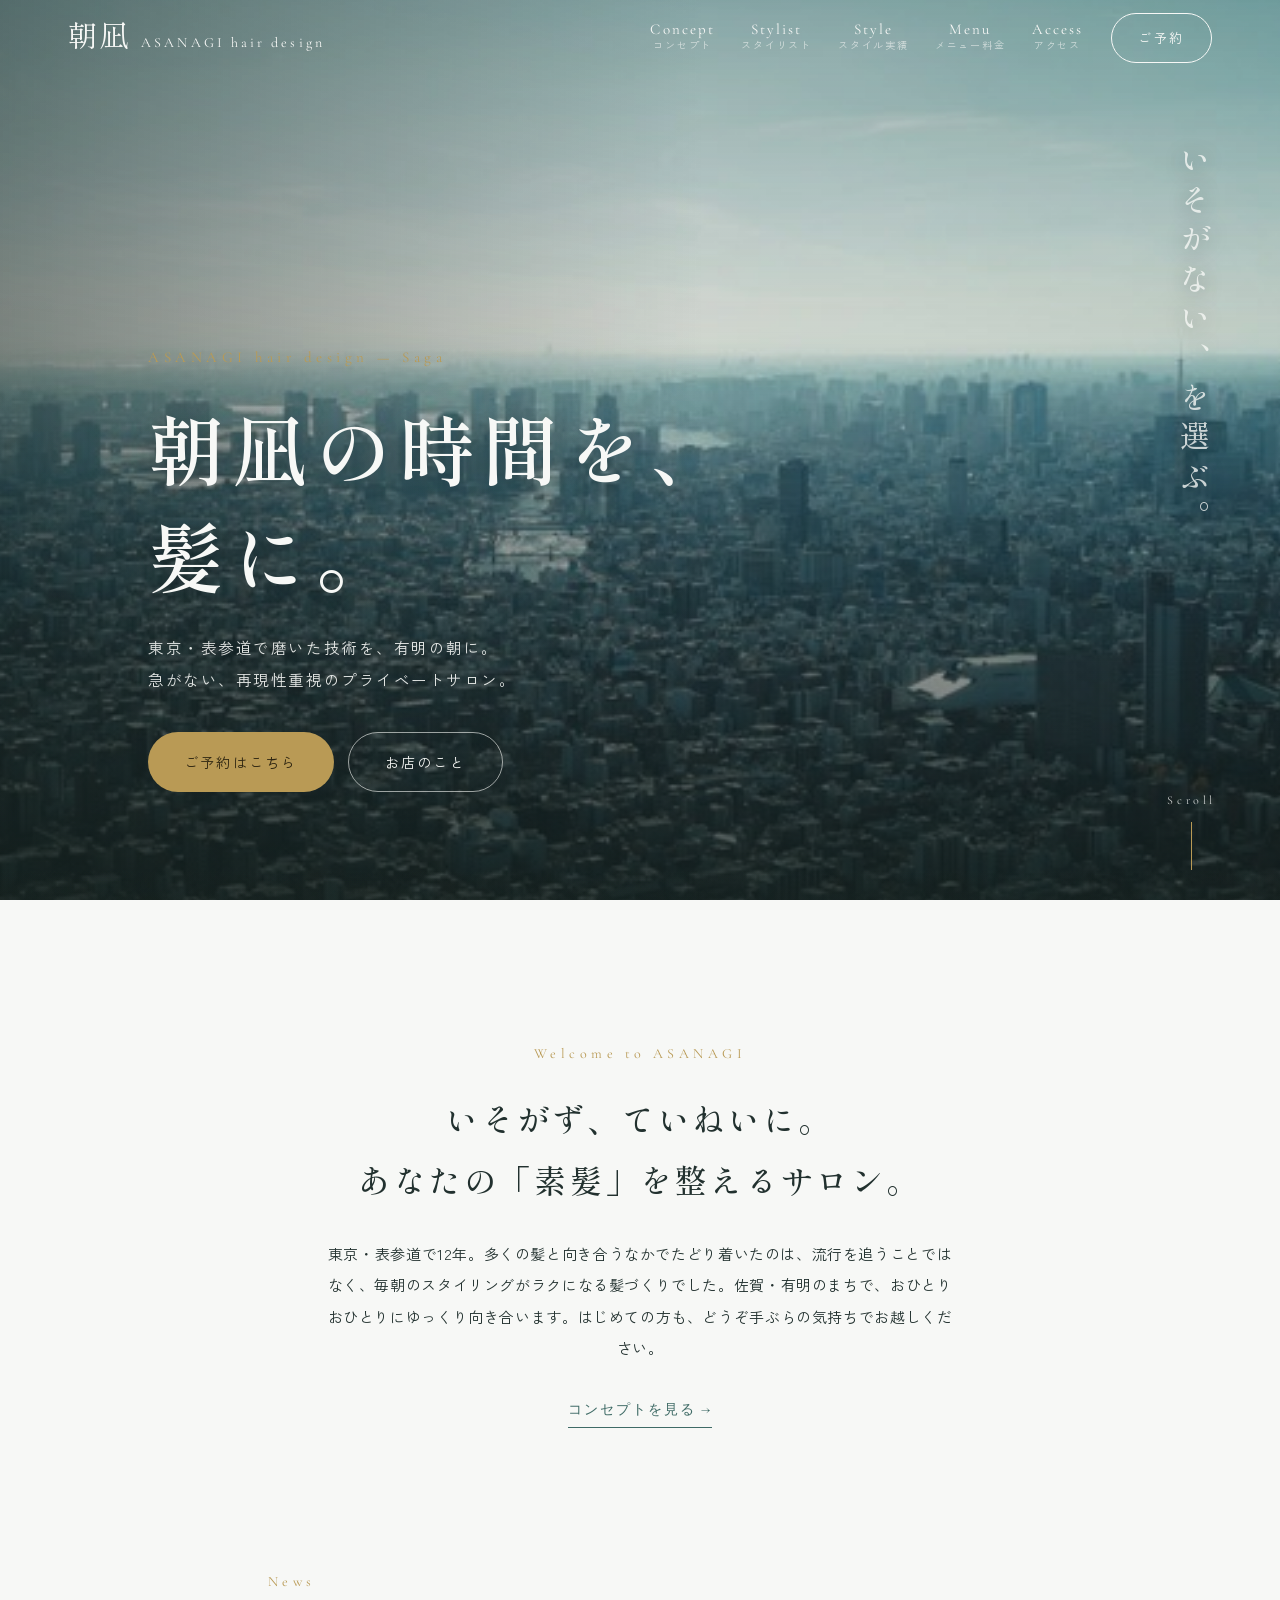
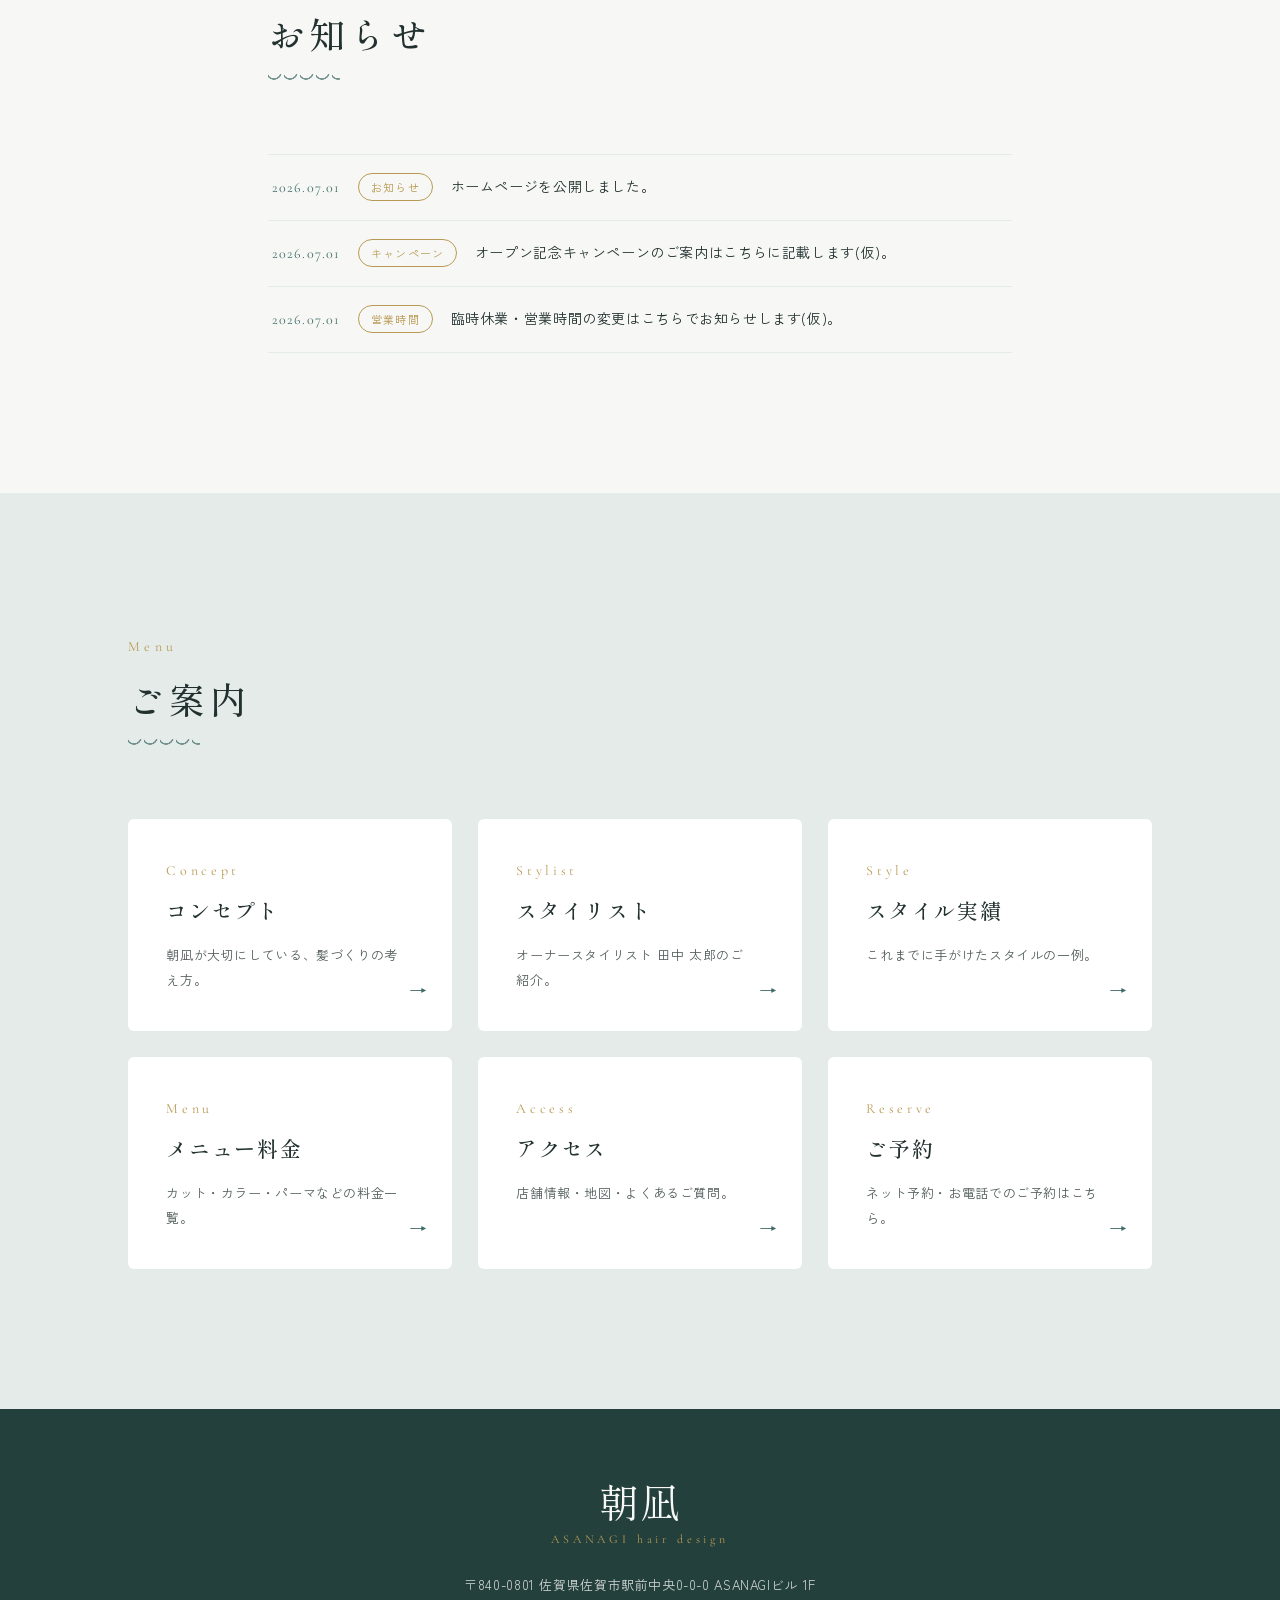
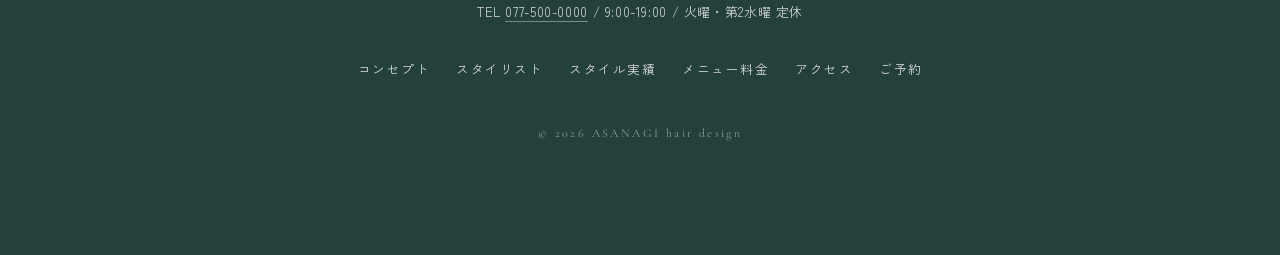
<file: index.html>
<!DOCTYPE html>
<html lang="ja">
<head>
<meta charset="UTF-8">
<meta name="viewport" content="width=device-width, initial-scale=1.0">
<title>ASANAGI hair design | 佐賀の美容室 朝凪</title>
<meta name="description" content="東京・表参道で12年腕を磨いたスタイリストによる、佐賀の美容室 ASANAGI hair design(朝凪)。カット・カラー・パーマ・トリートメント。ご予約はホットペッパービューティーまたはお電話で。">
<meta property="og:title" content="ASANAGI hair design | 佐賀の美容室 朝凪">
<meta property="og:description" content="東京・表参道で12年腕を磨いたスタイリストによる、佐賀の美容室 ASANAGI hair design(朝凪)。カット・カラー・パーマ・トリートメント。ご予約はホットペッパービューティーまたはお電話で。">
<meta property="og:type" content="website">
<!-- 公開後、content を実際のURL(例 https://ユーザー名.github.io/リポジトリ名/ogp.png)に変えるとSNS共有時に確実に画像が出ます -->
<meta property="og:image" content="ogp.png">
<meta name="twitter:card" content="summary_large_image">
<meta name="twitter:image" content="ogp.png">
<link rel="icon" type="image/png" sizes="64x64" href="favicon.png">
<link rel="apple-touch-icon" sizes="180x180" href="apple-touch-icon.png">
<link rel="preconnect" href="https://fonts.googleapis.com">
<link rel="preconnect" href="https://fonts.gstatic.com" crossorigin>
<link href="https://fonts.googleapis.com/css2?family=Shippori+Mincho:wght@400;500;600&family=Zen+Kaku+Gothic+New:wght@300;400;500;700&family=Cormorant+Garamond:ital,wght@0,400;0,500;1,400&display=swap" rel="stylesheet">
<link rel="stylesheet" href="style.css">
</head>
<body>

<!-- ローディング演出 -->
<div class="loader" id="loader" aria-hidden="true">
  <p class="loader__logo">朝凪<span>ASANAGI hair design</span></p>
</div>

<!-- ヘッダー -->
<header class="header" id="header">
  <div class="header__inner">
    <a href="index.html" class="header__logo">
      <span class="header__logo-kanji">朝凪</span>
      <span class="header__logo-text">ASANAGI hair design</span>
    </a>
    <nav class="gnav" id="gnav" aria-label="メインナビゲーション">
      <ul class="gnav__list">
        <li><a href="concept.html"><span class="en">Concept</span><span class="ja">コンセプト</span></a></li>
        <li><a href="stylist.html"><span class="en">Stylist</span><span class="ja">スタイリスト</span></a></li>
        <li><a href="works.html"><span class="en">Style</span><span class="ja">スタイル実績</span></a></li>
        <li><a href="menu.html"><span class="en">Menu</span><span class="ja">メニュー料金</span></a></li>
        <li><a href="access.html"><span class="en">Access</span><span class="ja">アクセス</span></a></li>
        <li class="gnav__reserve-sp"><a href="reserve.html"><span class="en">Reserve</span><span class="ja">ご予約</span></a></li>
      </ul>
      <div class="gnav__tel">
        <p class="gnav__tel-number"><a href="tel:0775000000">077-500-0000</a></p>
        <p class="gnav__tel-note">受付 9:00 - 18:00 / 火曜定休</p>
      </div>
    </nav>
    <a href="reserve.html" class="header__reserve">ご予約</a>
    <button class="header__menu-btn" id="menuBtn" aria-expanded="false" aria-controls="gnav" aria-label="メニューを開く">
      <span></span><span></span>
    </button>
  </div>
</header>

<main id="top">

  <!-- ヒーロー -->
  <section class="hero">
    <div class="hero__bg" aria-hidden="true">
      <div class="hero__img"></div>
      <div class="hero__overlay"></div>
      <div class="hero__wave hero__wave--1"></div>
      <div class="hero__wave hero__wave--2"></div>
    </div>
    <p class="hero__vertical" aria-hidden="true">
      <span>い</span><span>そ</span><span>が</span><span>な</span><span>い</span><span>、</span><span>を</span><span>選</span><span>ぶ</span><span>。</span>
    </p>
    <div class="hero__inner">
      <p class="hero__eyebrow">ASANAGI hair design — Saga</p>
      <h1 class="hero__title">
        <span class="hero__title-main">朝凪の時間を、<br>髪に。</span>
      </h1>
      <p class="hero__lead">東京・表参道で磨いた技術を、有明の朝に。<br>急がない、再現性重視のプライベートサロン。</p>
      <div class="hero__cta">
        <a href="reserve.html" class="hero__btn hero__btn--primary">ご予約はこちら</a>
        <a href="concept.html" class="hero__btn hero__btn--ghost">お店のこと</a>
      </div>
    </div>
    <a href="#intro" class="hero__scroll" aria-label="紹介へスクロール">
      <span>Scroll</span><i></i>
    </a>
  </section>

  <!-- お店の一言紹介 -->
  <section class="section intro" id="intro">
    <div class="section__inner section__inner--narrow intro__inner">
      <p class="intro__en reveal">Welcome to ASANAGI</p>
      <p class="intro__lead reveal">いそがず、ていねいに。<br>あなたの「素髪」を整えるサロン。</p>
      <p class="intro__text reveal">東京・表参道で12年。多くの髪と向き合うなかでたどり着いたのは、流行を追うことではなく、毎朝のスタイリングがラクになる髪づくりでした。佐賀・有明のまちで、おひとりおひとりにゆっくり向き合います。はじめての方も、どうぞ手ぶらの気持ちでお越しください。</p>
      <a href="concept.html" class="intro__more reveal">コンセプトを見る →</a>
    </div>
  </section>

  <!-- お知らせ -->
  <section class="section news">
    <div class="section__inner section__inner--narrow">
      <header class="section__head reveal">
        <p class="section__en">News</p>
        <h2 class="section__title">お知らせ</h2>
      </header>
      <ul class="news__list">
        <li class="news__item reveal">
          <time class="news__date" datetime="2026-07-01">2026.07.01</time>
          <span class="news__tag">お知らせ</span>
          <p class="news__text">ホームページを公開しました。</p>
        </li>
        <li class="news__item reveal">
          <time class="news__date" datetime="2026-07-01">2026.07.01</time>
          <span class="news__tag">キャンペーン</span>
          <p class="news__text">オープン記念キャンペーンのご案内はこちらに記載します(仮)。</p>
        </li>
        <li class="news__item reveal">
          <time class="news__date" datetime="2026-07-01">2026.07.01</time>
          <span class="news__tag">営業時間</span>
          <p class="news__text">臨時休業・営業時間の変更はこちらでお知らせします(仮)。</p>
        </li>
      </ul>
    </div>
  </section>

  <!-- 各ページへの案内カード -->
  <section class="section guide">
    <div class="section__inner">
      <header class="section__head reveal">
        <p class="section__en">Menu</p>
        <h2 class="section__title">ご案内</h2>
      </header>
      <div class="guide__grid">
        <a href="concept.html" class="guide__card guide__card--concept reveal">
          <p class="guide__en">Concept</p>
          <h3 class="guide__ja">コンセプト</h3>
          <p class="guide__text">朝凪が大切にしている、髪づくりの考え方。</p>
          <span class="guide__arrow" aria-hidden="true">→</span>
        </a>
        <a href="stylist.html" class="guide__card guide__card--stylist reveal">
          <p class="guide__en">Stylist</p>
          <h3 class="guide__ja">スタイリスト</h3>
          <p class="guide__text">オーナースタイリスト 田中 太郎のご紹介。</p>
          <span class="guide__arrow" aria-hidden="true">→</span>
        </a>
        <a href="works.html" class="guide__card guide__card--works reveal">
          <p class="guide__en">Style</p>
          <h3 class="guide__ja">スタイル実績</h3>
          <p class="guide__text">これまでに手がけたスタイルの一例。</p>
          <span class="guide__arrow" aria-hidden="true">→</span>
        </a>
        <a href="menu.html" class="guide__card guide__card--menu reveal">
          <p class="guide__en">Menu</p>
          <h3 class="guide__ja">メニュー料金</h3>
          <p class="guide__text">カット・カラー・パーマなどの料金一覧。</p>
          <span class="guide__arrow" aria-hidden="true">→</span>
        </a>
        <a href="access.html" class="guide__card guide__card--access reveal">
          <p class="guide__en">Access</p>
          <h3 class="guide__ja">アクセス</h3>
          <p class="guide__text">店舗情報・地図・よくあるご質問。</p>
          <span class="guide__arrow" aria-hidden="true">→</span>
        </a>
        <a href="reserve.html" class="guide__card guide__card--reserve reveal">
          <p class="guide__en">Reserve</p>
          <h3 class="guide__ja">ご予約</h3>
          <p class="guide__text">ネット予約・お電話でのご予約はこちら。</p>
          <span class="guide__arrow" aria-hidden="true">→</span>
        </a>
      </div>
    </div>
  </section>

</main>

<!-- フッター -->
<footer class="footer">
  <div class="footer__inner">
    <p class="footer__logo">朝凪<span>ASANAGI hair design</span></p>
    <p class="footer__address">〒840-0801 佐賀県佐賀市駅前中央0-0-0 ASANAGIビル 1F<br>TEL <a href="tel:0775000000">077-500-0000</a> / 9:00-19:00 / 火曜・第2水曜 定休</p>
    <ul class="footer__nav">
      <li><a href="concept.html">コンセプト</a></li>
      <li><a href="stylist.html">スタイリスト</a></li>
      <li><a href="works.html">スタイル実績</a></li>
      <li><a href="menu.html">メニュー料金</a></li>
      <li><a href="access.html">アクセス</a></li>
      <li><a href="reserve.html">ご予約</a></li>
    </ul>
    <p class="footer__copy">&copy; 2026 ASANAGI hair design</p>
  </div>
</footer>

<!-- 追従予約バー(モバイル) -->
<div class="fixed-cta" id="fixedCta">
  <a href="tel:0775000000" class="fixed-cta__tel">電話する</a>
  <a href="https://beauty.hotpepper.jp/" target="_blank" rel="noopener" class="fixed-cta__hpb">WEB予約(ホットペッパー)</a>
</div>

<script src="script.js"></script>
</body>
</html>
</file>
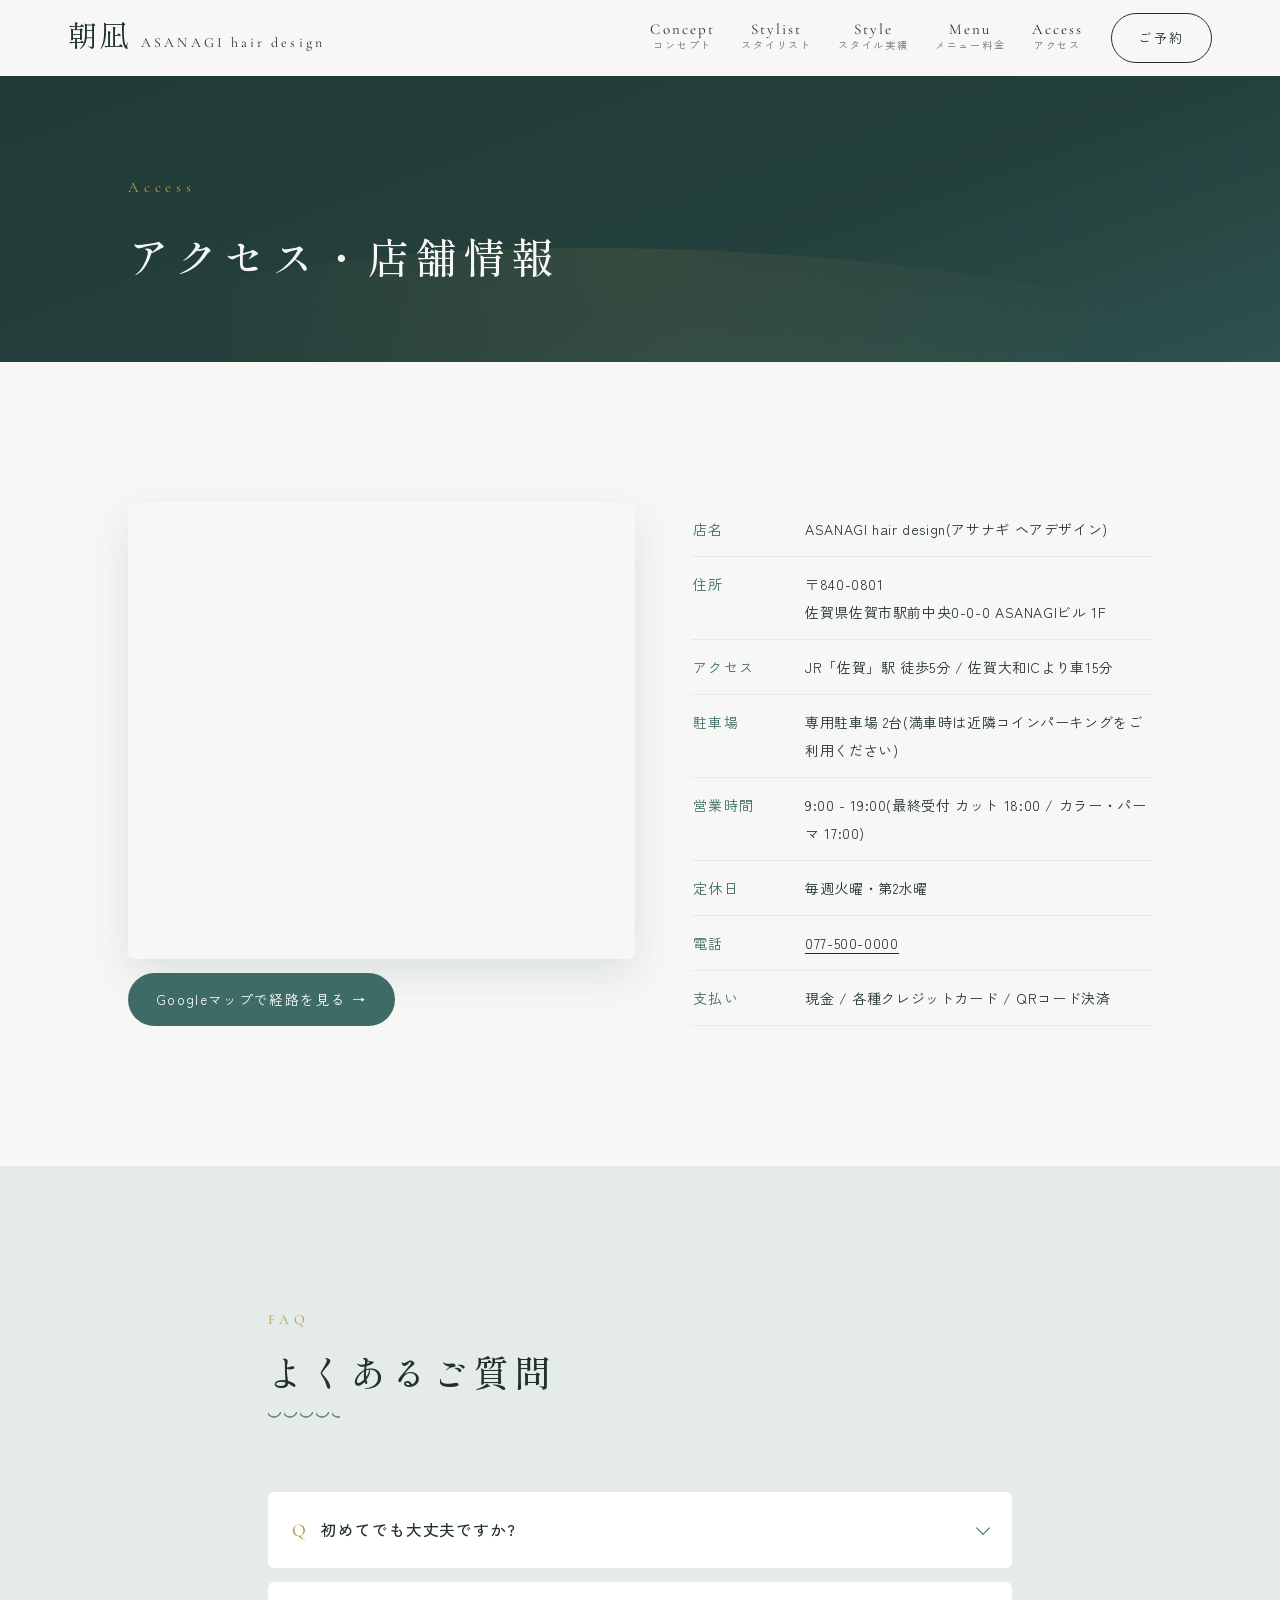
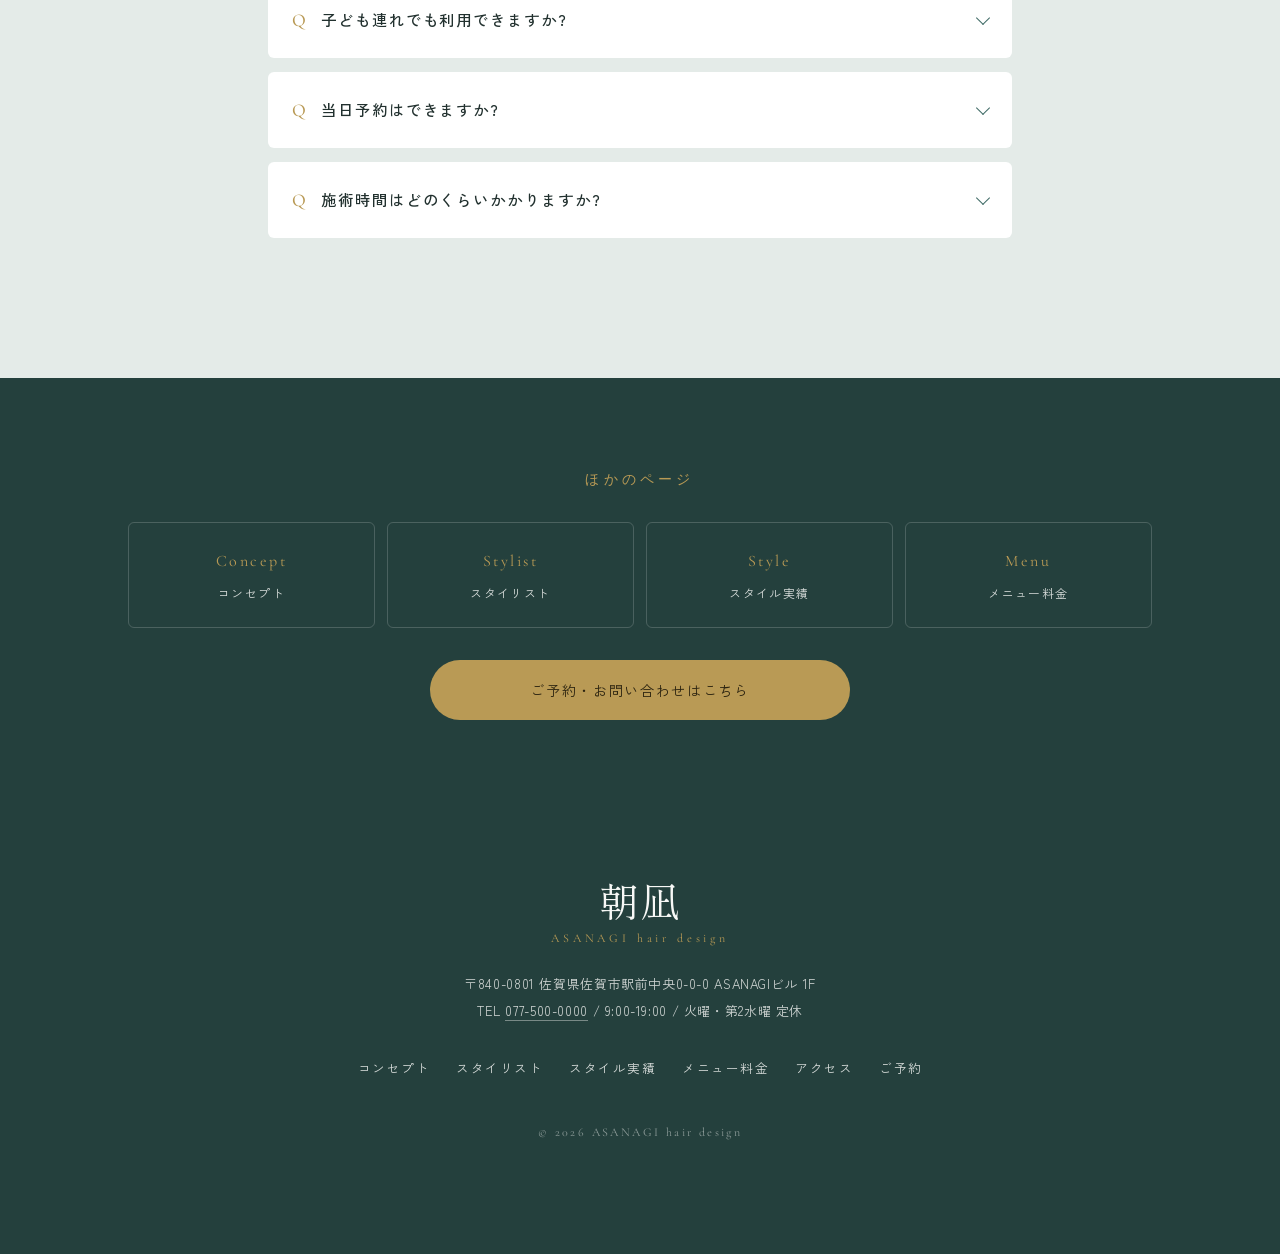
<file: access.html>
<!DOCTYPE html>
<html lang="ja">
<head>
<meta charset="UTF-8">
<meta name="viewport" content="width=device-width, initial-scale=1.0">
<title>アクセス | ASANAGI hair design</title>
<meta name="description" content="佐賀市の美容室 ASANAGI hair design の店舗情報・地図・よくあるご質問。">
<meta property="og:title" content="アクセス | ASANAGI hair design">
<meta property="og:description" content="佐賀市の美容室 ASANAGI hair design の店舗情報・地図・よくあるご質問。">
<meta property="og:type" content="website">
<!-- 公開後、content を実際のURL(例 https://ユーザー名.github.io/リポジトリ名/ogp.png)に変えるとSNS共有時に確実に画像が出ます -->
<meta property="og:image" content="ogp.png">
<meta name="twitter:card" content="summary_large_image">
<meta name="twitter:image" content="ogp.png">
<link rel="icon" type="image/png" sizes="64x64" href="favicon.png">
<link rel="apple-touch-icon" sizes="180x180" href="apple-touch-icon.png">
<link rel="preconnect" href="https://fonts.googleapis.com">
<link rel="preconnect" href="https://fonts.gstatic.com" crossorigin>
<link href="https://fonts.googleapis.com/css2?family=Shippori+Mincho:wght@400;500;600&family=Zen+Kaku+Gothic+New:wght@300;400;500;700&family=Cormorant+Garamond:ital,wght@0,400;0,500;1,400&display=swap" rel="stylesheet">
<link rel="stylesheet" href="style.css">
</head>
<body class="subpage">

<!-- ローディング演出 -->
<div class="loader" id="loader" aria-hidden="true">
  <p class="loader__logo">朝凪<span>ASANAGI hair design</span></p>
</div>

<!-- ヘッダー -->
<header class="header" id="header">
  <div class="header__inner">
    <a href="index.html" class="header__logo">
      <span class="header__logo-kanji">朝凪</span>
      <span class="header__logo-text">ASANAGI hair design</span>
    </a>
    <nav class="gnav" id="gnav" aria-label="メインナビゲーション">
      <ul class="gnav__list">
        <li><a href="concept.html"><span class="en">Concept</span><span class="ja">コンセプト</span></a></li>
        <li><a href="stylist.html"><span class="en">Stylist</span><span class="ja">スタイリスト</span></a></li>
        <li><a href="works.html"><span class="en">Style</span><span class="ja">スタイル実績</span></a></li>
        <li><a href="menu.html"><span class="en">Menu</span><span class="ja">メニュー料金</span></a></li>
        <li><a href="access.html" aria-current="page"><span class="en">Access</span><span class="ja">アクセス</span></a></li>
        <li class="gnav__reserve-sp"><a href="reserve.html"><span class="en">Reserve</span><span class="ja">ご予約</span></a></li>
      </ul>
      <div class="gnav__tel">
        <p class="gnav__tel-number"><a href="tel:0775000000">077-500-0000</a></p>
        <p class="gnav__tel-note">受付 9:00 - 18:00 / 火曜定休</p>
      </div>
    </nav>
    <a href="reserve.html" class="header__reserve">ご予約</a>
    <button class="header__menu-btn" id="menuBtn" aria-expanded="false" aria-controls="gnav" aria-label="メニューを開く">
      <span></span><span></span>
    </button>
  </div>
</header>

<main class="subpage-main">

<section class="page-hero">
  <div class="page-hero__inner">
    <p class="page-hero__en">Access</p>
    <h1 class="page-hero__title">アクセス・店舗情報</h1>
  </div>
</section>


  <section class="section access">
    <div class="section__inner">
      <div class="access__grid">
        <div class="access__mapwrap reveal">
          <div class="access__map">
            <iframe
              src="https://www.google.com/maps?q=%E4%BD%90%E8%B3%80%E7%9C%8C%E4%BD%90%E8%B3%80%E5%B8%82%E9%A7%85%E5%89%8D%E4%B8%AD%E5%A4%AE&output=embed&z=16"
              width="100%" height="100%" style="border:0;" allowfullscreen="" loading="lazy"
              referrerpolicy="no-referrer-when-downgrade" title="ASANAGI hair design の地図"></iframe>
          </div>
          <a class="access__route" href="https://www.google.com/maps/dir/?api=1&destination=%E4%BD%90%E8%B3%80%E7%9C%8C%E4%BD%90%E8%B3%80%E5%B8%82%E9%A7%85%E5%89%8D%E4%B8%AD%E5%A4%AE" target="_blank" rel="noopener">
            Googleマップで経路を見る →
          </a>
        </div>
        <dl class="access__info reveal">
          <div><dt>店名</dt><dd>ASANAGI hair design(アサナギ ヘアデザイン)</dd></div>
          <div><dt>住所</dt><dd>〒840-0801<br>佐賀県佐賀市駅前中央0-0-0 ASANAGIビル 1F</dd></div>
          <div><dt>アクセス</dt><dd>JR「佐賀」駅 徒歩5分 / 佐賀大和ICより車15分</dd></div>
          <div><dt>駐車場</dt><dd>専用駐車場 2台(満車時は近隣コインパーキングをご利用ください)</dd></div>
          <div><dt>営業時間</dt><dd>9:00 - 19:00(最終受付 カット 18:00 / カラー・パーマ 17:00)</dd></div>
          <div><dt>定休日</dt><dd>毎週火曜・第2水曜</dd></div>
          <div><dt>電話</dt><dd><a href="tel:0775000000">077-500-0000</a></dd></div>
          <div><dt>支払い</dt><dd>現金 / 各種クレジットカード / QRコード決済</dd></div>
        </dl>
      </div>
    </div>
  </section>

  <section class="section faq">
    <div class="section__inner section__inner--narrow">
      <header class="section__head reveal">
        <p class="section__en">FAQ</p>
        <h2 class="section__title">よくあるご質問</h2>
      </header>
      <div class="faq__list">
        <details class="faq__item reveal">
          <summary>初めてでも大丈夫ですか?</summary>
          <p>もちろんです。初回はカウンセリングのお時間をしっかり取り、なりたいイメージやお悩みを伺ってからご提案します。写真をお持ちいただくとよりスムーズです。</p>
        </details>
        <details class="faq__item reveal">
          <summary>子ども連れでも利用できますか?</summary>
          <p>はい、お子さま連れも歓迎です。ベビーカーのままお入りいただけます。ご予約時にその旨をお伝えください。</p>
        </details>
        <details class="faq__item reveal">
          <summary>当日予約はできますか?</summary>
          <p>空きがあれば当日でもご案内可能です。当日のご予約はお電話(077-500-0000)がスムーズです。</p>
        </details>
        <details class="faq__item reveal">
          <summary>施術時間はどのくらいかかりますか?</summary>
          <p>目安として、カット 約60分、カット+カラー 約120分、カット+パーマ 約150分です。マンツーマン施術のため、お時間に余裕をもってお越しください。</p>
        </details>
      </div>
    </div>
  </section>

<nav class="pagenav" aria-label="他のページ">
  <div class="pagenav__inner">
    <p class="pagenav__head">ほかのページ</p>
    <div class="pagenav__grid">
    <a href="concept.html" class="pagenav__item"><span class="en">Concept</span><span class="ja">コンセプト</span></a>
    <a href="stylist.html" class="pagenav__item"><span class="en">Stylist</span><span class="ja">スタイリスト</span></a>
    <a href="works.html" class="pagenav__item"><span class="en">Style</span><span class="ja">スタイル実績</span></a>
    <a href="menu.html" class="pagenav__item"><span class="en">Menu</span><span class="ja">メニュー料金</span></a>
    </div>
    <a href="reserve.html" class="pagenav__reserve">ご予約・お問い合わせはこちら</a>
  </div>
</nav>

</main>

<!-- フッター -->
<footer class="footer">
  <div class="footer__inner">
    <p class="footer__logo">朝凪<span>ASANAGI hair design</span></p>
    <p class="footer__address">〒840-0801 佐賀県佐賀市駅前中央0-0-0 ASANAGIビル 1F<br>TEL <a href="tel:0775000000">077-500-0000</a> / 9:00-19:00 / 火曜・第2水曜 定休</p>
    <ul class="footer__nav">
      <li><a href="concept.html">コンセプト</a></li>
      <li><a href="stylist.html">スタイリスト</a></li>
      <li><a href="works.html">スタイル実績</a></li>
      <li><a href="menu.html">メニュー料金</a></li>
      <li><a href="access.html">アクセス</a></li>
      <li><a href="reserve.html">ご予約</a></li>
    </ul>
    <p class="footer__copy">&copy; 2026 ASANAGI hair design</p>
  </div>
</footer>

<!-- 追従予約バー(モバイル) -->
<div class="fixed-cta" id="fixedCta">
  <a href="tel:0775000000" class="fixed-cta__tel">電話する</a>
  <a href="https://beauty.hotpepper.jp/" target="_blank" rel="noopener" class="fixed-cta__hpb">WEB予約(ホットペッパー)</a>
</div>

<script src="script.js"></script>
</body>
</html>
</file>
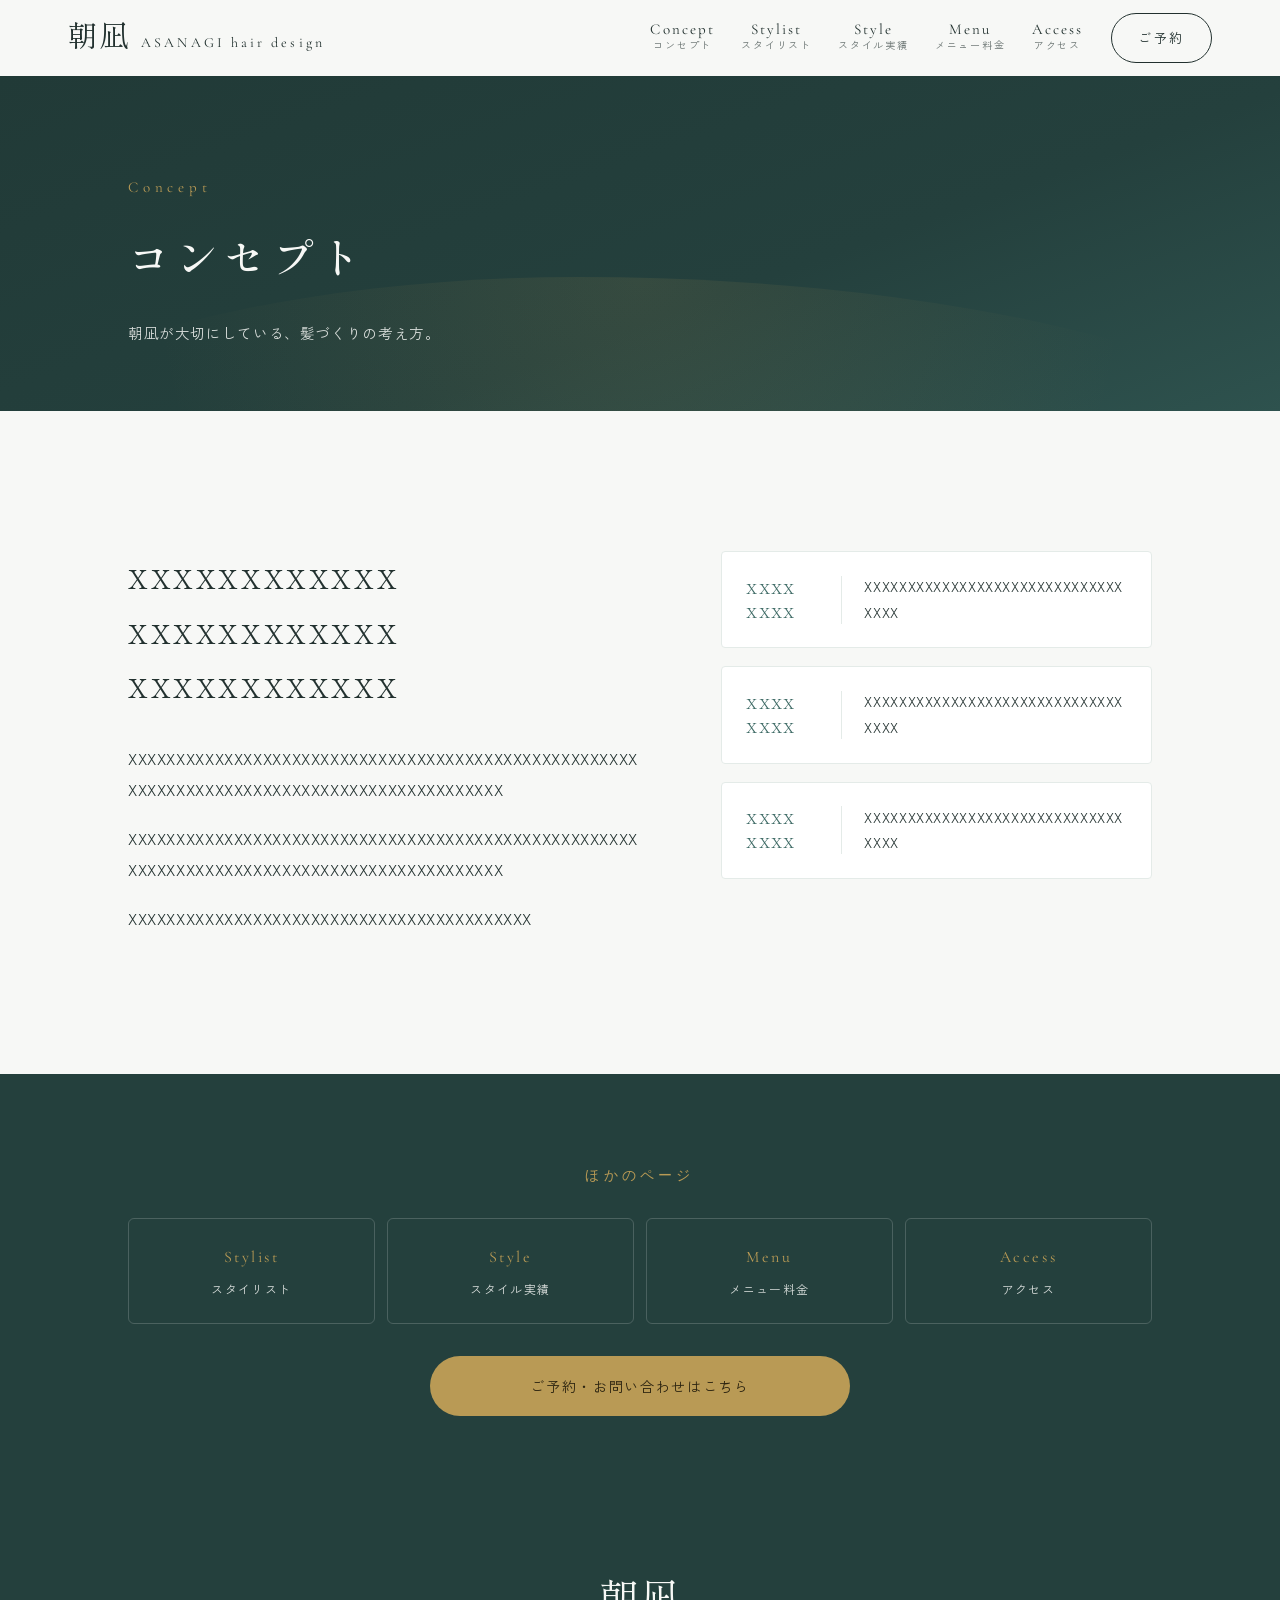
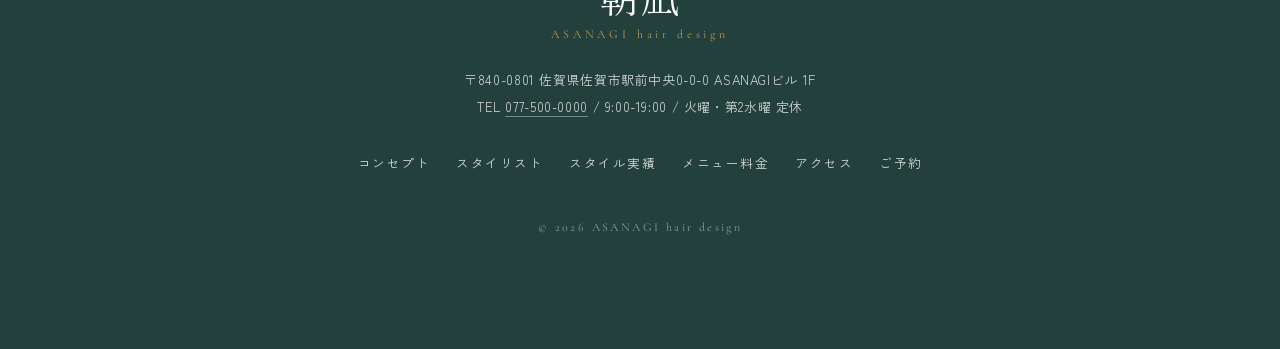
<file: concept.html>
<!DOCTYPE html>
<html lang="ja">
<head>
<meta charset="UTF-8">
<meta name="viewport" content="width=device-width, initial-scale=1.0">
<title>コンセプト | ASANAGI hair design</title>
<meta name="description" content="朝凪が大切にしている髪づくりの考え方をご紹介します。">
<meta property="og:title" content="コンセプト | ASANAGI hair design">
<meta property="og:description" content="朝凪が大切にしている髪づくりの考え方をご紹介します。">
<meta property="og:type" content="website">
<!-- 公開後、content を実際のURL(例 https://ユーザー名.github.io/リポジトリ名/ogp.png)に変えるとSNS共有時に確実に画像が出ます -->
<meta property="og:image" content="ogp.png">
<meta name="twitter:card" content="summary_large_image">
<meta name="twitter:image" content="ogp.png">
<link rel="icon" type="image/png" sizes="64x64" href="favicon.png">
<link rel="apple-touch-icon" sizes="180x180" href="apple-touch-icon.png">
<link rel="preconnect" href="https://fonts.googleapis.com">
<link rel="preconnect" href="https://fonts.gstatic.com" crossorigin>
<link href="https://fonts.googleapis.com/css2?family=Shippori+Mincho:wght@400;500;600&family=Zen+Kaku+Gothic+New:wght@300;400;500;700&family=Cormorant+Garamond:ital,wght@0,400;0,500;1,400&display=swap" rel="stylesheet">
<link rel="stylesheet" href="style.css">
</head>
<body class="subpage">

<!-- ローディング演出 -->
<div class="loader" id="loader" aria-hidden="true">
  <p class="loader__logo">朝凪<span>ASANAGI hair design</span></p>
</div>

<!-- ヘッダー -->
<header class="header" id="header">
  <div class="header__inner">
    <a href="index.html" class="header__logo">
      <span class="header__logo-kanji">朝凪</span>
      <span class="header__logo-text">ASANAGI hair design</span>
    </a>
    <nav class="gnav" id="gnav" aria-label="メインナビゲーション">
      <ul class="gnav__list">
        <li><a href="concept.html" aria-current="page"><span class="en">Concept</span><span class="ja">コンセプト</span></a></li>
        <li><a href="stylist.html"><span class="en">Stylist</span><span class="ja">スタイリスト</span></a></li>
        <li><a href="works.html"><span class="en">Style</span><span class="ja">スタイル実績</span></a></li>
        <li><a href="menu.html"><span class="en">Menu</span><span class="ja">メニュー料金</span></a></li>
        <li><a href="access.html"><span class="en">Access</span><span class="ja">アクセス</span></a></li>
        <li class="gnav__reserve-sp"><a href="reserve.html"><span class="en">Reserve</span><span class="ja">ご予約</span></a></li>
      </ul>
      <div class="gnav__tel">
        <p class="gnav__tel-number"><a href="tel:0775000000">077-500-0000</a></p>
        <p class="gnav__tel-note">受付 9:00 - 18:00 / 火曜定休</p>
      </div>
    </nav>
    <a href="reserve.html" class="header__reserve">ご予約</a>
    <button class="header__menu-btn" id="menuBtn" aria-expanded="false" aria-controls="gnav" aria-label="メニューを開く">
      <span></span><span></span>
    </button>
  </div>
</header>

<main class="subpage-main">

<section class="page-hero">
  <div class="page-hero__inner">
    <p class="page-hero__en">Concept</p>
    <h1 class="page-hero__title">コンセプト</h1>
      <p class="page-hero__lead">朝凪が大切にしている、髪づくりの考え方。</p>
  </div>
</section>


  <section class="section concept">
    <div class="section__inner">
      <div class="concept__grid">
        <div class="concept__copy reveal">
          <p class="concept__lead">XXXXXXXXXXXX<br>XXXXXXXXXXXX<br>XXXXXXXXXXXX</p>
          <p>XXXXXXXXXXXXXXXXXXXXXXXXXXXXXXXXXXXXXXXXXXXXXXXXXXXXXXXXXXXXXXXXXXXXXXXXXXXXXXXXXXXXXXXXXXXX</p>
          <p>XXXXXXXXXXXXXXXXXXXXXXXXXXXXXXXXXXXXXXXXXXXXXXXXXXXXXXXXXXXXXXXXXXXXXXXXXXXXXXXXXXXXXXXXXXXX</p>
          <p>XXXXXXXXXXXXXXXXXXXXXXXXXXXXXXXXXXXXXXXXXX</p>
        </div>
        <ul class="concept__points">
          <li class="reveal">
            <p class="concept__point-num">XXXX<br>XXXX</p>
            <p class="concept__point-text">XXXXXXXXXXXXXXXXXXXXXXXXXXXXXXXXXX</p>
          </li>
          <li class="reveal">
            <p class="concept__point-num">XXXX<br>XXXX</p>
            <p class="concept__point-text">XXXXXXXXXXXXXXXXXXXXXXXXXXXXXXXXXX</p>
          </li>
          <li class="reveal">
            <p class="concept__point-num">XXXX<br>XXXX</p>
            <p class="concept__point-text">XXXXXXXXXXXXXXXXXXXXXXXXXXXXXXXXXX</p>
          </li>
        </ul>
      </div>
    </div>
  </section>

<nav class="pagenav" aria-label="他のページ">
  <div class="pagenav__inner">
    <p class="pagenav__head">ほかのページ</p>
    <div class="pagenav__grid">
    <a href="stylist.html" class="pagenav__item"><span class="en">Stylist</span><span class="ja">スタイリスト</span></a>
    <a href="works.html" class="pagenav__item"><span class="en">Style</span><span class="ja">スタイル実績</span></a>
    <a href="menu.html" class="pagenav__item"><span class="en">Menu</span><span class="ja">メニュー料金</span></a>
    <a href="access.html" class="pagenav__item"><span class="en">Access</span><span class="ja">アクセス</span></a>
    </div>
    <a href="reserve.html" class="pagenav__reserve">ご予約・お問い合わせはこちら</a>
  </div>
</nav>

</main>

<!-- フッター -->
<footer class="footer">
  <div class="footer__inner">
    <p class="footer__logo">朝凪<span>ASANAGI hair design</span></p>
    <p class="footer__address">〒840-0801 佐賀県佐賀市駅前中央0-0-0 ASANAGIビル 1F<br>TEL <a href="tel:0775000000">077-500-0000</a> / 9:00-19:00 / 火曜・第2水曜 定休</p>
    <ul class="footer__nav">
      <li><a href="concept.html">コンセプト</a></li>
      <li><a href="stylist.html">スタイリスト</a></li>
      <li><a href="works.html">スタイル実績</a></li>
      <li><a href="menu.html">メニュー料金</a></li>
      <li><a href="access.html">アクセス</a></li>
      <li><a href="reserve.html">ご予約</a></li>
    </ul>
    <p class="footer__copy">&copy; 2026 ASANAGI hair design</p>
  </div>
</footer>

<!-- 追従予約バー(モバイル) -->
<div class="fixed-cta" id="fixedCta">
  <a href="tel:0775000000" class="fixed-cta__tel">電話する</a>
  <a href="https://beauty.hotpepper.jp/" target="_blank" rel="noopener" class="fixed-cta__hpb">WEB予約(ホットペッパー)</a>
</div>

<script src="script.js"></script>
</body>
</html>
</file>
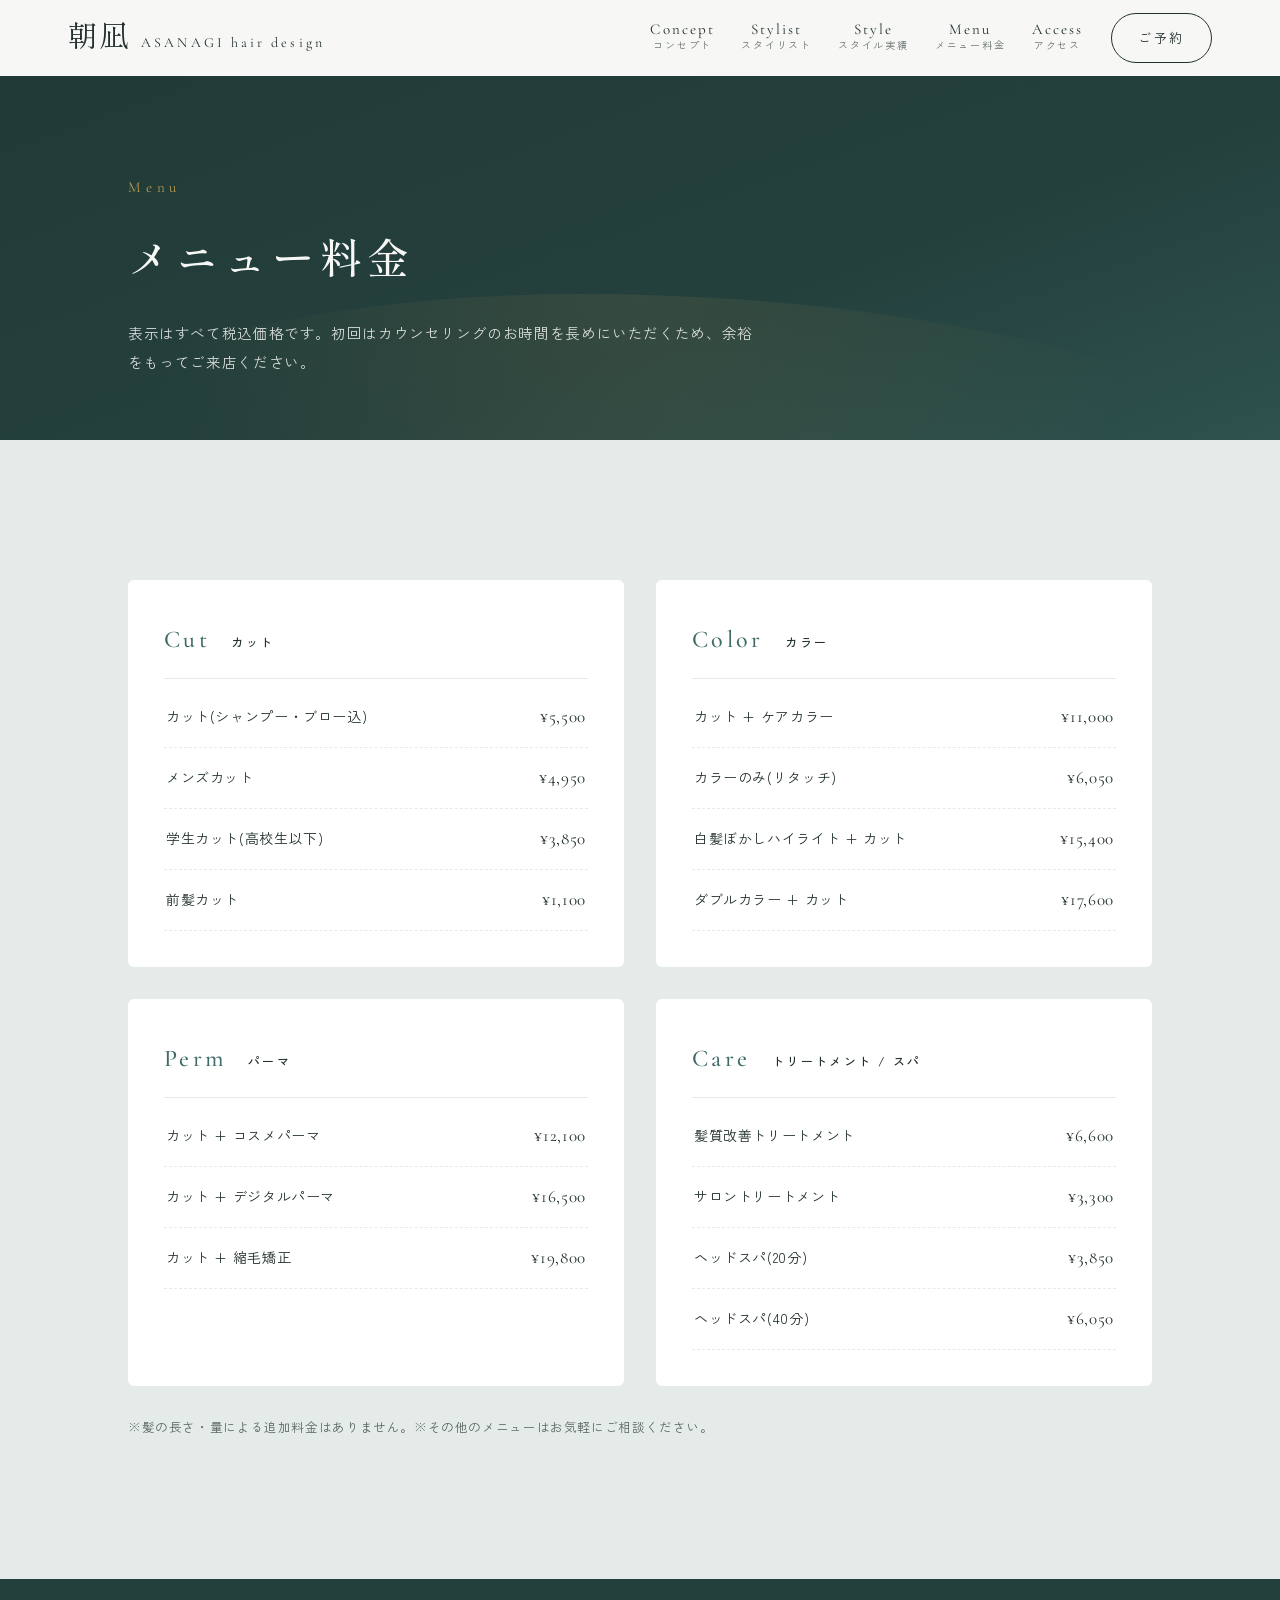
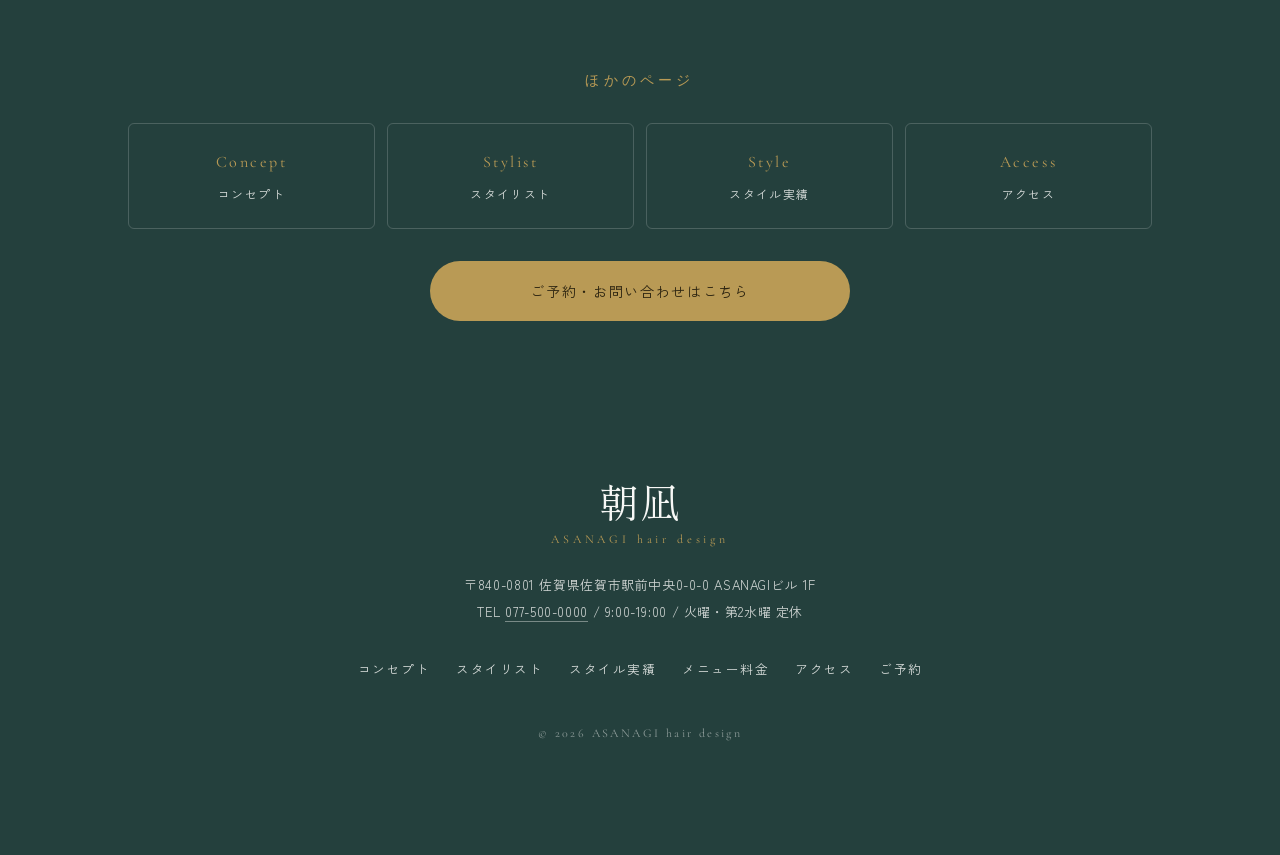
<file: menu.html>
<!DOCTYPE html>
<html lang="ja">
<head>
<meta charset="UTF-8">
<meta name="viewport" content="width=device-width, initial-scale=1.0">
<title>メニュー料金 | ASANAGI hair design</title>
<meta name="description" content="カット・カラー・パーマ・トリートメントなどのメニューと料金一覧。">
<meta property="og:title" content="メニュー料金 | ASANAGI hair design">
<meta property="og:description" content="カット・カラー・パーマ・トリートメントなどのメニューと料金一覧。">
<meta property="og:type" content="website">
<!-- 公開後、content を実際のURL(例 https://ユーザー名.github.io/リポジトリ名/ogp.png)に変えるとSNS共有時に確実に画像が出ます -->
<meta property="og:image" content="ogp.png">
<meta name="twitter:card" content="summary_large_image">
<meta name="twitter:image" content="ogp.png">
<link rel="icon" type="image/png" sizes="64x64" href="favicon.png">
<link rel="apple-touch-icon" sizes="180x180" href="apple-touch-icon.png">
<link rel="preconnect" href="https://fonts.googleapis.com">
<link rel="preconnect" href="https://fonts.gstatic.com" crossorigin>
<link href="https://fonts.googleapis.com/css2?family=Shippori+Mincho:wght@400;500;600&family=Zen+Kaku+Gothic+New:wght@300;400;500;700&family=Cormorant+Garamond:ital,wght@0,400;0,500;1,400&display=swap" rel="stylesheet">
<link rel="stylesheet" href="style.css">
</head>
<body class="subpage">

<!-- ローディング演出 -->
<div class="loader" id="loader" aria-hidden="true">
  <p class="loader__logo">朝凪<span>ASANAGI hair design</span></p>
</div>

<!-- ヘッダー -->
<header class="header" id="header">
  <div class="header__inner">
    <a href="index.html" class="header__logo">
      <span class="header__logo-kanji">朝凪</span>
      <span class="header__logo-text">ASANAGI hair design</span>
    </a>
    <nav class="gnav" id="gnav" aria-label="メインナビゲーション">
      <ul class="gnav__list">
        <li><a href="concept.html"><span class="en">Concept</span><span class="ja">コンセプト</span></a></li>
        <li><a href="stylist.html"><span class="en">Stylist</span><span class="ja">スタイリスト</span></a></li>
        <li><a href="works.html"><span class="en">Style</span><span class="ja">スタイル実績</span></a></li>
        <li><a href="menu.html" aria-current="page"><span class="en">Menu</span><span class="ja">メニュー料金</span></a></li>
        <li><a href="access.html"><span class="en">Access</span><span class="ja">アクセス</span></a></li>
        <li class="gnav__reserve-sp"><a href="reserve.html"><span class="en">Reserve</span><span class="ja">ご予約</span></a></li>
      </ul>
      <div class="gnav__tel">
        <p class="gnav__tel-number"><a href="tel:0775000000">077-500-0000</a></p>
        <p class="gnav__tel-note">受付 9:00 - 18:00 / 火曜定休</p>
      </div>
    </nav>
    <a href="reserve.html" class="header__reserve">ご予約</a>
    <button class="header__menu-btn" id="menuBtn" aria-expanded="false" aria-controls="gnav" aria-label="メニューを開く">
      <span></span><span></span>
    </button>
  </div>
</header>

<main class="subpage-main">

<section class="page-hero">
  <div class="page-hero__inner">
    <p class="page-hero__en">Menu</p>
    <h1 class="page-hero__title">メニュー料金</h1>
      <p class="page-hero__lead">表示はすべて税込価格です。初回はカウンセリングのお時間を長めにいただくため、余裕をもってご来店ください。</p>
  </div>
</section>


  <section class="section menu">
    <div class="section__inner">
      <div class="menu__grid">
        <div class="menu__block reveal">
          <h3 class="menu__cat">Cut <span>カット</span></h3>
          <dl>
            <div><dt>カット(シャンプー・ブロー込)</dt><dd>¥5,500</dd></div>
            <div><dt>メンズカット</dt><dd>¥4,950</dd></div>
            <div><dt>学生カット(高校生以下)</dt><dd>¥3,850</dd></div>
            <div><dt>前髪カット</dt><dd>¥1,100</dd></div>
          </dl>
        </div>
        <div class="menu__block reveal">
          <h3 class="menu__cat">Color <span>カラー</span></h3>
          <dl>
            <div><dt>カット + ケアカラー</dt><dd>¥11,000</dd></div>
            <div><dt>カラーのみ(リタッチ)</dt><dd>¥6,050</dd></div>
            <div><dt>白髪ぼかしハイライト + カット</dt><dd>¥15,400</dd></div>
            <div><dt>ダブルカラー + カット</dt><dd>¥17,600</dd></div>
          </dl>
        </div>
        <div class="menu__block reveal">
          <h3 class="menu__cat">Perm <span>パーマ</span></h3>
          <dl>
            <div><dt>カット + コスメパーマ</dt><dd>¥12,100</dd></div>
            <div><dt>カット + デジタルパーマ</dt><dd>¥16,500</dd></div>
            <div><dt>カット + 縮毛矯正</dt><dd>¥19,800</dd></div>
          </dl>
        </div>
        <div class="menu__block reveal">
          <h3 class="menu__cat">Care <span>トリートメント / スパ</span></h3>
          <dl>
            <div><dt>髪質改善トリートメント</dt><dd>¥6,600</dd></div>
            <div><dt>サロントリートメント</dt><dd>¥3,300</dd></div>
            <div><dt>ヘッドスパ(20分)</dt><dd>¥3,850</dd></div>
            <div><dt>ヘッドスパ(40分)</dt><dd>¥6,050</dd></div>
          </dl>
        </div>
      </div>
      <p class="menu__note reveal">※髪の長さ・量による追加料金はありません。※その他のメニューはお気軽にご相談ください。</p>
    </div>
  </section>

<nav class="pagenav" aria-label="他のページ">
  <div class="pagenav__inner">
    <p class="pagenav__head">ほかのページ</p>
    <div class="pagenav__grid">
    <a href="concept.html" class="pagenav__item"><span class="en">Concept</span><span class="ja">コンセプト</span></a>
    <a href="stylist.html" class="pagenav__item"><span class="en">Stylist</span><span class="ja">スタイリスト</span></a>
    <a href="works.html" class="pagenav__item"><span class="en">Style</span><span class="ja">スタイル実績</span></a>
    <a href="access.html" class="pagenav__item"><span class="en">Access</span><span class="ja">アクセス</span></a>
    </div>
    <a href="reserve.html" class="pagenav__reserve">ご予約・お問い合わせはこちら</a>
  </div>
</nav>

</main>

<!-- フッター -->
<footer class="footer">
  <div class="footer__inner">
    <p class="footer__logo">朝凪<span>ASANAGI hair design</span></p>
    <p class="footer__address">〒840-0801 佐賀県佐賀市駅前中央0-0-0 ASANAGIビル 1F<br>TEL <a href="tel:0775000000">077-500-0000</a> / 9:00-19:00 / 火曜・第2水曜 定休</p>
    <ul class="footer__nav">
      <li><a href="concept.html">コンセプト</a></li>
      <li><a href="stylist.html">スタイリスト</a></li>
      <li><a href="works.html">スタイル実績</a></li>
      <li><a href="menu.html">メニュー料金</a></li>
      <li><a href="access.html">アクセス</a></li>
      <li><a href="reserve.html">ご予約</a></li>
    </ul>
    <p class="footer__copy">&copy; 2026 ASANAGI hair design</p>
  </div>
</footer>

<!-- 追従予約バー(モバイル) -->
<div class="fixed-cta" id="fixedCta">
  <a href="tel:0775000000" class="fixed-cta__tel">電話する</a>
  <a href="https://beauty.hotpepper.jp/" target="_blank" rel="noopener" class="fixed-cta__hpb">WEB予約(ホットペッパー)</a>
</div>

<script src="script.js"></script>
</body>
</html>
</file>
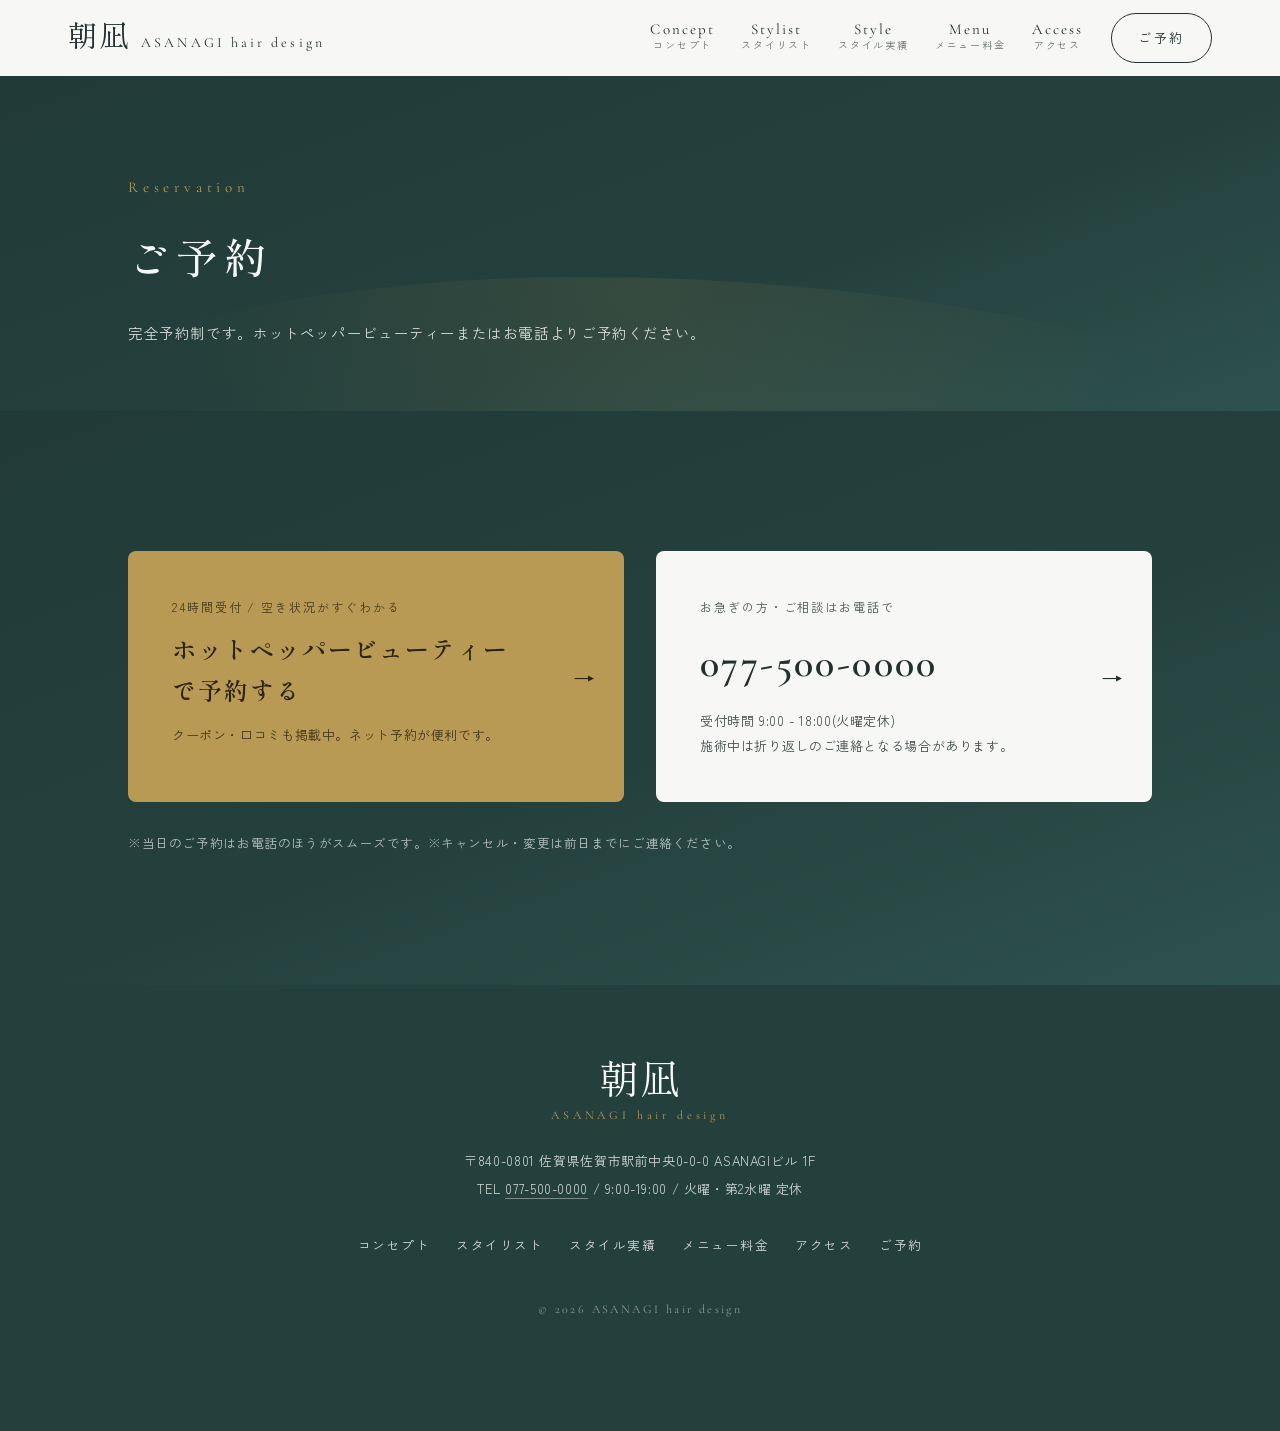
<file: reserve.html>
<!DOCTYPE html>
<html lang="ja">
<head>
<meta charset="UTF-8">
<meta name="viewport" content="width=device-width, initial-scale=1.0">
<title>ご予約 | ASANAGI hair design</title>
<meta name="description" content="ご予約はホットペッパービューティーまたはお電話で。佐賀市の美容室 ASANAGI hair design。">
<meta property="og:title" content="ご予約 | ASANAGI hair design">
<meta property="og:description" content="ご予約はホットペッパービューティーまたはお電話で。佐賀市の美容室 ASANAGI hair design。">
<meta property="og:type" content="website">
<!-- 公開後、content を実際のURL(例 https://ユーザー名.github.io/リポジトリ名/ogp.png)に変えるとSNS共有時に確実に画像が出ます -->
<meta property="og:image" content="ogp.png">
<meta name="twitter:card" content="summary_large_image">
<meta name="twitter:image" content="ogp.png">
<link rel="icon" type="image/png" sizes="64x64" href="favicon.png">
<link rel="apple-touch-icon" sizes="180x180" href="apple-touch-icon.png">
<link rel="preconnect" href="https://fonts.googleapis.com">
<link rel="preconnect" href="https://fonts.gstatic.com" crossorigin>
<link href="https://fonts.googleapis.com/css2?family=Shippori+Mincho:wght@400;500;600&family=Zen+Kaku+Gothic+New:wght@300;400;500;700&family=Cormorant+Garamond:ital,wght@0,400;0,500;1,400&display=swap" rel="stylesheet">
<link rel="stylesheet" href="style.css">
</head>
<body class="subpage">

<!-- ローディング演出 -->
<div class="loader" id="loader" aria-hidden="true">
  <p class="loader__logo">朝凪<span>ASANAGI hair design</span></p>
</div>

<!-- ヘッダー -->
<header class="header" id="header">
  <div class="header__inner">
    <a href="index.html" class="header__logo">
      <span class="header__logo-kanji">朝凪</span>
      <span class="header__logo-text">ASANAGI hair design</span>
    </a>
    <nav class="gnav" id="gnav" aria-label="メインナビゲーション">
      <ul class="gnav__list">
        <li><a href="concept.html"><span class="en">Concept</span><span class="ja">コンセプト</span></a></li>
        <li><a href="stylist.html"><span class="en">Stylist</span><span class="ja">スタイリスト</span></a></li>
        <li><a href="works.html"><span class="en">Style</span><span class="ja">スタイル実績</span></a></li>
        <li><a href="menu.html"><span class="en">Menu</span><span class="ja">メニュー料金</span></a></li>
        <li><a href="access.html"><span class="en">Access</span><span class="ja">アクセス</span></a></li>
        <li class="gnav__reserve-sp"><a href="reserve.html" aria-current="page"><span class="en">Reserve</span><span class="ja">ご予約</span></a></li>
      </ul>
      <div class="gnav__tel">
        <p class="gnav__tel-number"><a href="tel:0775000000">077-500-0000</a></p>
        <p class="gnav__tel-note">受付 9:00 - 18:00 / 火曜定休</p>
      </div>
    </nav>
    <a href="reserve.html" class="header__reserve">ご予約</a>
    <button class="header__menu-btn" id="menuBtn" aria-expanded="false" aria-controls="gnav" aria-label="メニューを開く">
      <span></span><span></span>
    </button>
  </div>
</header>

<main class="subpage-main">

<section class="page-hero">
  <div class="page-hero__inner">
    <p class="page-hero__en">Reservation</p>
    <h1 class="page-hero__title">ご予約</h1>
      <p class="page-hero__lead">完全予約制です。ホットペッパービューティーまたはお電話よりご予約ください。</p>
  </div>
</section>


  <section class="section reserve reserve--page">
    <div class="section__inner">
      <div class="reserve__grid">
        <a href="https://beauty.hotpepper.jp/" target="_blank" rel="noopener" class="reserve__card reserve__card--hpb reveal">
          <p class="reserve__label">24時間受付 / 空き状況がすぐわかる</p>
          <p class="reserve__main">ホットペッパービューティー<br>で予約する</p>
          <p class="reserve__sub">クーポン・口コミも掲載中。ネット予約が便利です。</p>
          <span class="reserve__arrow" aria-hidden="true">→</span>
        </a>
        <a href="tel:0775000000" class="reserve__card reserve__card--tel reveal">
          <p class="reserve__label">お急ぎの方・ご相談はお電話で</p>
          <p class="reserve__main reserve__main--tel">077-500-0000</p>
          <p class="reserve__sub">受付時間 9:00 - 18:00(火曜定休)<br>施術中は折り返しのご連絡となる場合があります。</p>
          <span class="reserve__arrow" aria-hidden="true">→</span>
        </a>
      </div>
      <p class="reserve__note reveal">※当日のご予約はお電話のほうがスムーズです。※キャンセル・変更は前日までにご連絡ください。</p>
    </div>
  </section>
</main>

<!-- フッター -->
<footer class="footer">
  <div class="footer__inner">
    <p class="footer__logo">朝凪<span>ASANAGI hair design</span></p>
    <p class="footer__address">〒840-0801 佐賀県佐賀市駅前中央0-0-0 ASANAGIビル 1F<br>TEL <a href="tel:0775000000">077-500-0000</a> / 9:00-19:00 / 火曜・第2水曜 定休</p>
    <ul class="footer__nav">
      <li><a href="concept.html">コンセプト</a></li>
      <li><a href="stylist.html">スタイリスト</a></li>
      <li><a href="works.html">スタイル実績</a></li>
      <li><a href="menu.html">メニュー料金</a></li>
      <li><a href="access.html">アクセス</a></li>
      <li><a href="reserve.html">ご予約</a></li>
    </ul>
    <p class="footer__copy">&copy; 2026 ASANAGI hair design</p>
  </div>
</footer>

<!-- 追従予約バー(モバイル) -->
<div class="fixed-cta" id="fixedCta">
  <a href="tel:0775000000" class="fixed-cta__tel">電話する</a>
  <a href="https://beauty.hotpepper.jp/" target="_blank" rel="noopener" class="fixed-cta__hpb">WEB予約(ホットペッパー)</a>
</div>

<script src="script.js"></script>
</body>
</html>
</file>
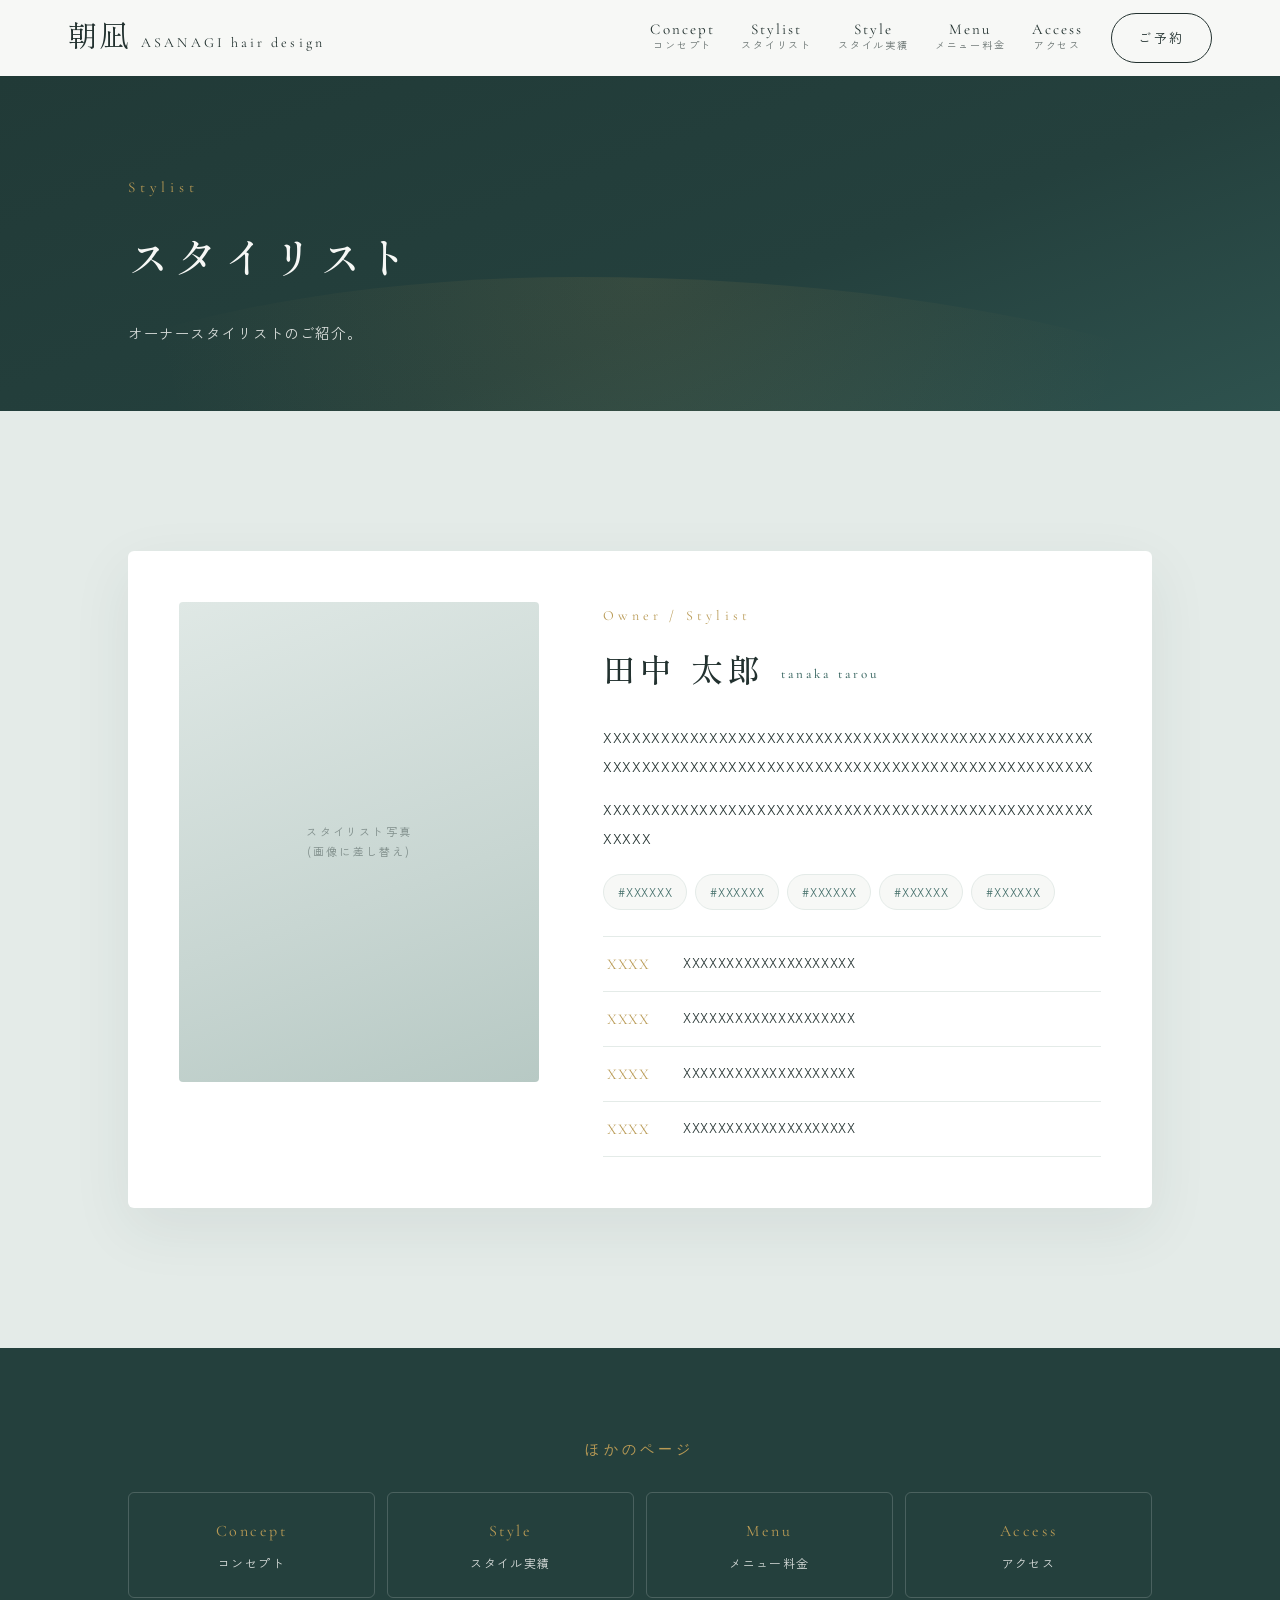
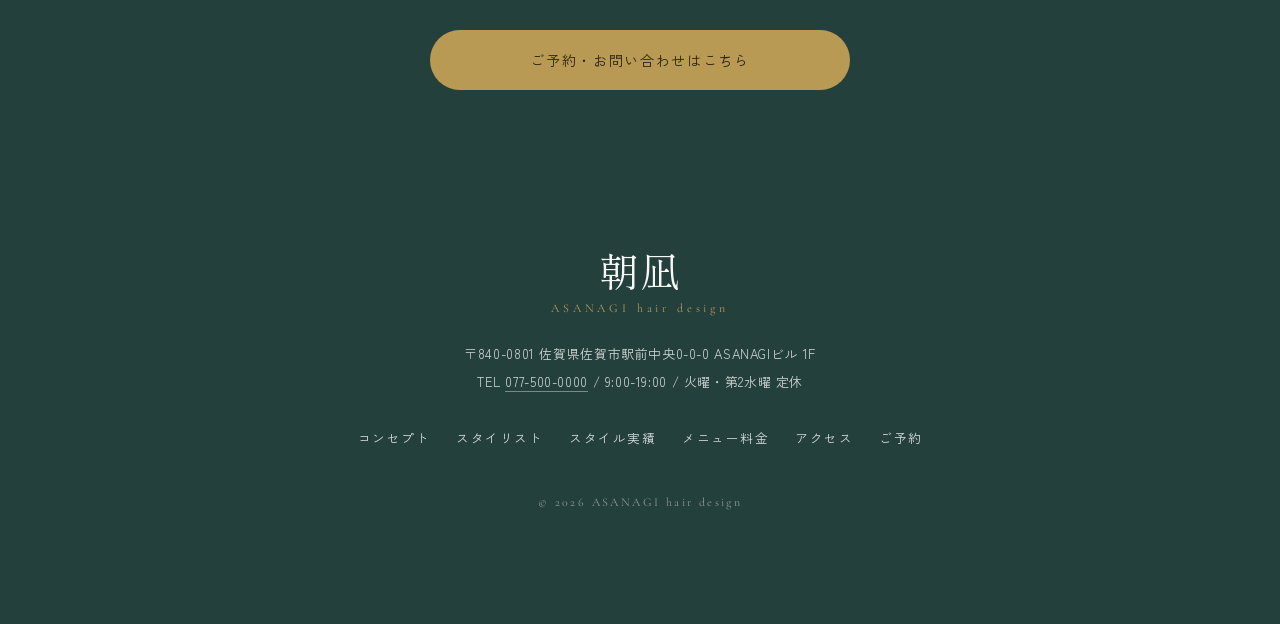
<file: stylist.html>
<!DOCTYPE html>
<html lang="ja">
<head>
<meta charset="UTF-8">
<meta name="viewport" content="width=device-width, initial-scale=1.0">
<title>スタイリスト | ASANAGI hair design</title>
<meta name="description" content="オーナースタイリスト 田中 太郎のご紹介。">
<meta property="og:title" content="スタイリスト | ASANAGI hair design">
<meta property="og:description" content="オーナースタイリスト 田中 太郎のご紹介。">
<meta property="og:type" content="website">
<!-- 公開後、content を実際のURL(例 https://ユーザー名.github.io/リポジトリ名/ogp.png)に変えるとSNS共有時に確実に画像が出ます -->
<meta property="og:image" content="ogp.png">
<meta name="twitter:card" content="summary_large_image">
<meta name="twitter:image" content="ogp.png">
<link rel="icon" type="image/png" sizes="64x64" href="favicon.png">
<link rel="apple-touch-icon" sizes="180x180" href="apple-touch-icon.png">
<link rel="preconnect" href="https://fonts.googleapis.com">
<link rel="preconnect" href="https://fonts.gstatic.com" crossorigin>
<link href="https://fonts.googleapis.com/css2?family=Shippori+Mincho:wght@400;500;600&family=Zen+Kaku+Gothic+New:wght@300;400;500;700&family=Cormorant+Garamond:ital,wght@0,400;0,500;1,400&display=swap" rel="stylesheet">
<link rel="stylesheet" href="style.css">
</head>
<body class="subpage">

<!-- ローディング演出 -->
<div class="loader" id="loader" aria-hidden="true">
  <p class="loader__logo">朝凪<span>ASANAGI hair design</span></p>
</div>

<!-- ヘッダー -->
<header class="header" id="header">
  <div class="header__inner">
    <a href="index.html" class="header__logo">
      <span class="header__logo-kanji">朝凪</span>
      <span class="header__logo-text">ASANAGI hair design</span>
    </a>
    <nav class="gnav" id="gnav" aria-label="メインナビゲーション">
      <ul class="gnav__list">
        <li><a href="concept.html"><span class="en">Concept</span><span class="ja">コンセプト</span></a></li>
        <li><a href="stylist.html" aria-current="page"><span class="en">Stylist</span><span class="ja">スタイリスト</span></a></li>
        <li><a href="works.html"><span class="en">Style</span><span class="ja">スタイル実績</span></a></li>
        <li><a href="menu.html"><span class="en">Menu</span><span class="ja">メニュー料金</span></a></li>
        <li><a href="access.html"><span class="en">Access</span><span class="ja">アクセス</span></a></li>
        <li class="gnav__reserve-sp"><a href="reserve.html"><span class="en">Reserve</span><span class="ja">ご予約</span></a></li>
      </ul>
      <div class="gnav__tel">
        <p class="gnav__tel-number"><a href="tel:0775000000">077-500-0000</a></p>
        <p class="gnav__tel-note">受付 9:00 - 18:00 / 火曜定休</p>
      </div>
    </nav>
    <a href="reserve.html" class="header__reserve">ご予約</a>
    <button class="header__menu-btn" id="menuBtn" aria-expanded="false" aria-controls="gnav" aria-label="メニューを開く">
      <span></span><span></span>
    </button>
  </div>
</header>

<main class="subpage-main">

<section class="page-hero">
  <div class="page-hero__inner">
    <p class="page-hero__en">Stylist</p>
    <h1 class="page-hero__title">スタイリスト</h1>
      <p class="page-hero__lead">オーナースタイリストのご紹介。</p>
  </div>
</section>


  <section class="section stylist">
    <div class="section__inner">
      <div class="stylist__card reveal">
        <div class="stylist__photo" role="img" aria-label="スタイリスト写真(差し替えてください)">
          <span class="photo-note">スタイリスト写真<br>(画像に差し替え)</span>
        </div>
        <div class="stylist__body">
          <p class="stylist__role">Owner / Stylist</p>
          <h2 class="stylist__name">田中 太郎<span>tanaka tarou</span></h2>
          <p class="stylist__text">XXXXXXXXXXXXXXXXXXXXXXXXXXXXXXXXXXXXXXXXXXXXXXXXXXXXXXXXXXXXXXXXXXXXXXXXXXXXXXXXXXXXXXXXXXXXXXXXXXXXXX</p>
          <p class="stylist__text">XXXXXXXXXXXXXXXXXXXXXXXXXXXXXXXXXXXXXXXXXXXXXXXXXXXXXXXX</p>
          <ul class="stylist__tags">
            <li>#XXXXXX</li>
            <li>#XXXXXX</li>
            <li>#XXXXXX</li>
            <li>#XXXXXX</li>
            <li>#XXXXXX</li>
          </ul>
          <dl class="stylist__history">
            <div><dt>XXXX</dt><dd>XXXXXXXXXXXXXXXXXXXX</dd></div>
            <div><dt>XXXX</dt><dd>XXXXXXXXXXXXXXXXXXXX</dd></div>
            <div><dt>XXXX</dt><dd>XXXXXXXXXXXXXXXXXXXX</dd></div>
            <div><dt>XXXX</dt><dd>XXXXXXXXXXXXXXXXXXXX</dd></div>
          </dl>
        </div>
      </div>
    </div>
  </section>

<nav class="pagenav" aria-label="他のページ">
  <div class="pagenav__inner">
    <p class="pagenav__head">ほかのページ</p>
    <div class="pagenav__grid">
    <a href="concept.html" class="pagenav__item"><span class="en">Concept</span><span class="ja">コンセプト</span></a>
    <a href="works.html" class="pagenav__item"><span class="en">Style</span><span class="ja">スタイル実績</span></a>
    <a href="menu.html" class="pagenav__item"><span class="en">Menu</span><span class="ja">メニュー料金</span></a>
    <a href="access.html" class="pagenav__item"><span class="en">Access</span><span class="ja">アクセス</span></a>
    </div>
    <a href="reserve.html" class="pagenav__reserve">ご予約・お問い合わせはこちら</a>
  </div>
</nav>

</main>

<!-- フッター -->
<footer class="footer">
  <div class="footer__inner">
    <p class="footer__logo">朝凪<span>ASANAGI hair design</span></p>
    <p class="footer__address">〒840-0801 佐賀県佐賀市駅前中央0-0-0 ASANAGIビル 1F<br>TEL <a href="tel:0775000000">077-500-0000</a> / 9:00-19:00 / 火曜・第2水曜 定休</p>
    <ul class="footer__nav">
      <li><a href="concept.html">コンセプト</a></li>
      <li><a href="stylist.html">スタイリスト</a></li>
      <li><a href="works.html">スタイル実績</a></li>
      <li><a href="menu.html">メニュー料金</a></li>
      <li><a href="access.html">アクセス</a></li>
      <li><a href="reserve.html">ご予約</a></li>
    </ul>
    <p class="footer__copy">&copy; 2026 ASANAGI hair design</p>
  </div>
</footer>

<!-- 追従予約バー(モバイル) -->
<div class="fixed-cta" id="fixedCta">
  <a href="tel:0775000000" class="fixed-cta__tel">電話する</a>
  <a href="https://beauty.hotpepper.jp/" target="_blank" rel="noopener" class="fixed-cta__hpb">WEB予約(ホットペッパー)</a>
</div>

<script src="script.js"></script>
</body>
</html>
</file>
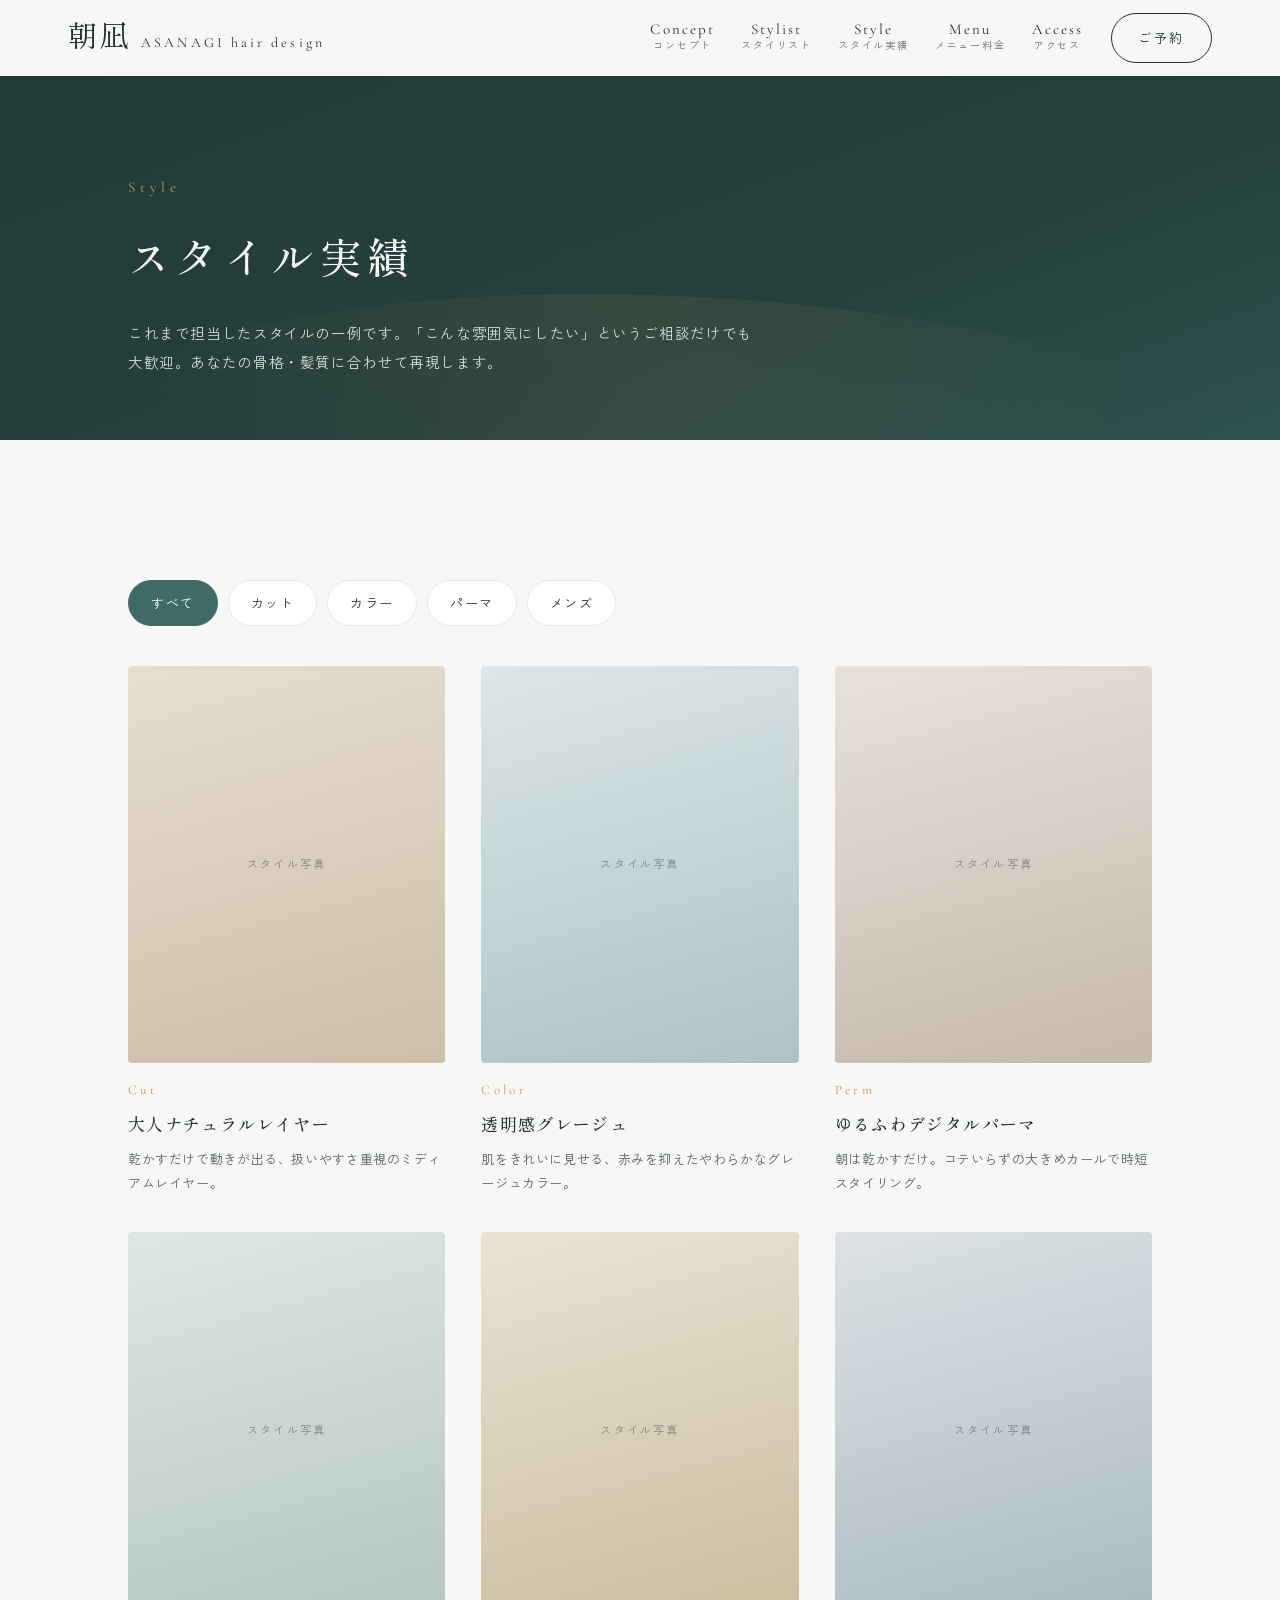
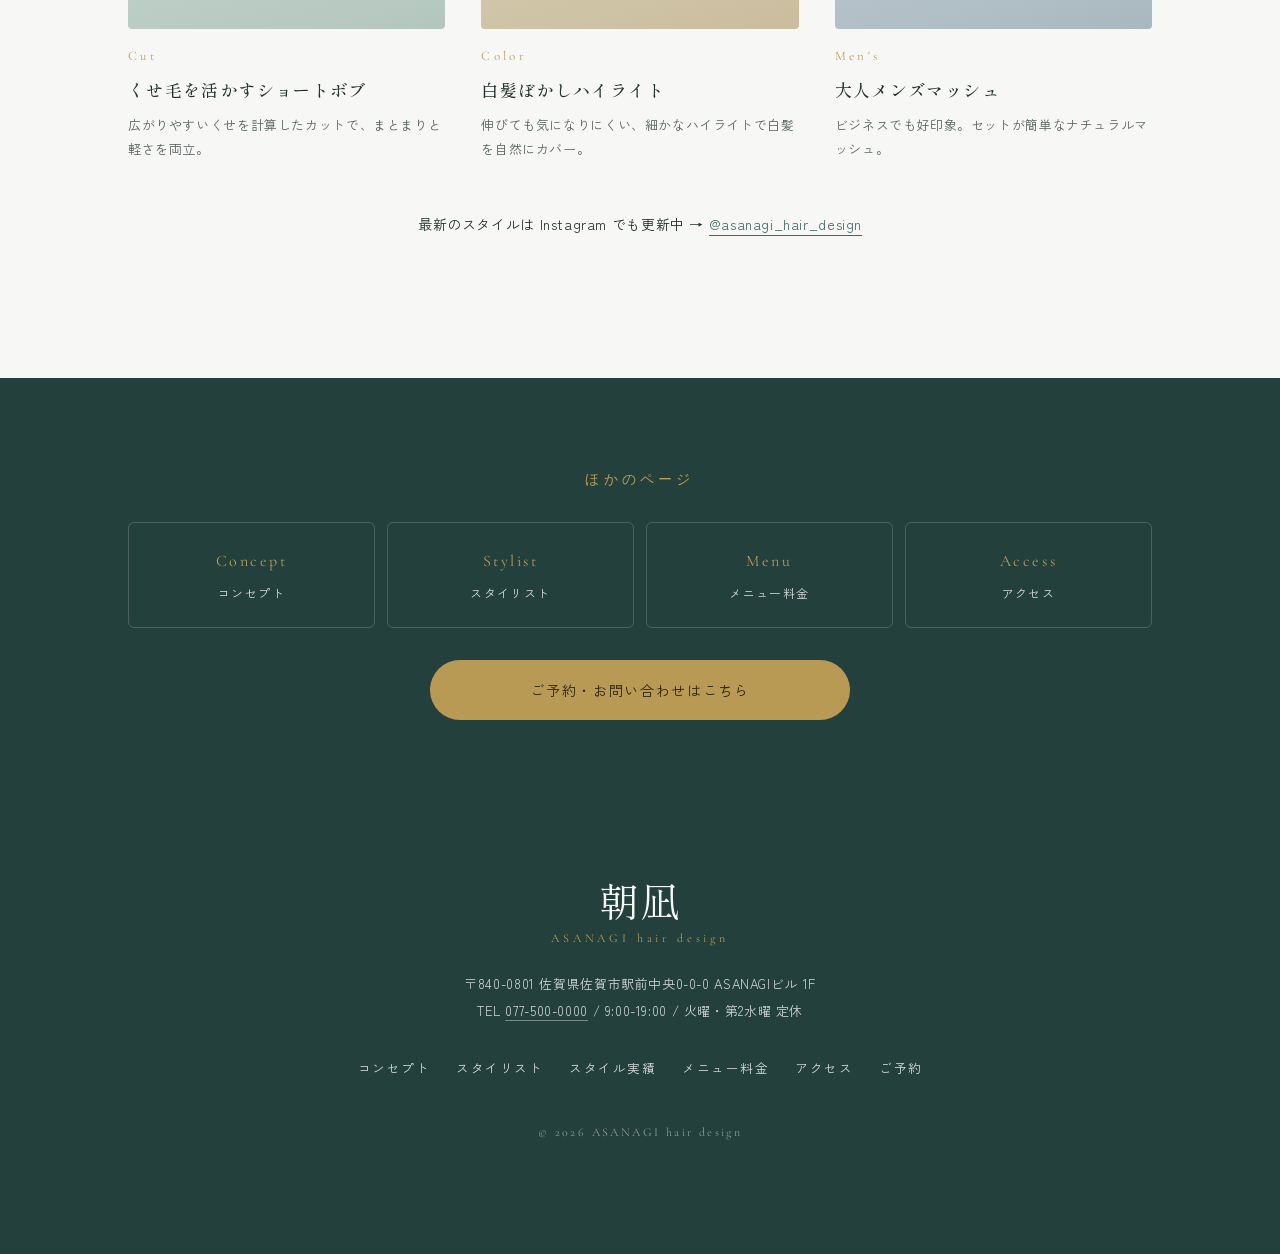
<file: works.html>
<!DOCTYPE html>
<html lang="ja">
<head>
<meta charset="UTF-8">
<meta name="viewport" content="width=device-width, initial-scale=1.0">
<title>スタイル実績 | ASANAGI hair design</title>
<meta name="description" content="これまでに手がけたカット・カラー・パーマなどのスタイル実績をご紹介します。">
<meta property="og:title" content="スタイル実績 | ASANAGI hair design">
<meta property="og:description" content="これまでに手がけたカット・カラー・パーマなどのスタイル実績をご紹介します。">
<meta property="og:type" content="website">
<!-- 公開後、content を実際のURL(例 https://ユーザー名.github.io/リポジトリ名/ogp.png)に変えるとSNS共有時に確実に画像が出ます -->
<meta property="og:image" content="ogp.png">
<meta name="twitter:card" content="summary_large_image">
<meta name="twitter:image" content="ogp.png">
<link rel="icon" type="image/png" sizes="64x64" href="favicon.png">
<link rel="apple-touch-icon" sizes="180x180" href="apple-touch-icon.png">
<link rel="preconnect" href="https://fonts.googleapis.com">
<link rel="preconnect" href="https://fonts.gstatic.com" crossorigin>
<link href="https://fonts.googleapis.com/css2?family=Shippori+Mincho:wght@400;500;600&family=Zen+Kaku+Gothic+New:wght@300;400;500;700&family=Cormorant+Garamond:ital,wght@0,400;0,500;1,400&display=swap" rel="stylesheet">
<link rel="stylesheet" href="style.css">
</head>
<body class="subpage">

<!-- ローディング演出 -->
<div class="loader" id="loader" aria-hidden="true">
  <p class="loader__logo">朝凪<span>ASANAGI hair design</span></p>
</div>

<!-- ヘッダー -->
<header class="header" id="header">
  <div class="header__inner">
    <a href="index.html" class="header__logo">
      <span class="header__logo-kanji">朝凪</span>
      <span class="header__logo-text">ASANAGI hair design</span>
    </a>
    <nav class="gnav" id="gnav" aria-label="メインナビゲーション">
      <ul class="gnav__list">
        <li><a href="concept.html"><span class="en">Concept</span><span class="ja">コンセプト</span></a></li>
        <li><a href="stylist.html"><span class="en">Stylist</span><span class="ja">スタイリスト</span></a></li>
        <li><a href="works.html" aria-current="page"><span class="en">Style</span><span class="ja">スタイル実績</span></a></li>
        <li><a href="menu.html"><span class="en">Menu</span><span class="ja">メニュー料金</span></a></li>
        <li><a href="access.html"><span class="en">Access</span><span class="ja">アクセス</span></a></li>
        <li class="gnav__reserve-sp"><a href="reserve.html"><span class="en">Reserve</span><span class="ja">ご予約</span></a></li>
      </ul>
      <div class="gnav__tel">
        <p class="gnav__tel-number"><a href="tel:0775000000">077-500-0000</a></p>
        <p class="gnav__tel-note">受付 9:00 - 18:00 / 火曜定休</p>
      </div>
    </nav>
    <a href="reserve.html" class="header__reserve">ご予約</a>
    <button class="header__menu-btn" id="menuBtn" aria-expanded="false" aria-controls="gnav" aria-label="メニューを開く">
      <span></span><span></span>
    </button>
  </div>
</header>

<main class="subpage-main">

<section class="page-hero">
  <div class="page-hero__inner">
    <p class="page-hero__en">Style</p>
    <h1 class="page-hero__title">スタイル実績</h1>
      <p class="page-hero__lead">これまで担当したスタイルの一例です。「こんな雰囲気にしたい」というご相談だけでも大歓迎。あなたの骨格・髪質に合わせて再現します。</p>
  </div>
</section>


  <section class="section works">
    <div class="section__inner">
      <div class="works__filter reveal" role="tablist" aria-label="スタイルの絞り込み">
        <button class="works__tab is-active" data-filter="all">すべて</button>
        <button class="works__tab" data-filter="cut">カット</button>
        <button class="works__tab" data-filter="color">カラー</button>
        <button class="works__tab" data-filter="perm">パーマ</button>
        <button class="works__tab" data-filter="mens">メンズ</button>
      </div>
      <ul class="works__grid">
        <li class="works__item reveal" data-category="cut">
          <button type="button" class="works__photo works__photo--1" data-lightbox data-title="大人ナチュラルレイヤー" aria-label="大人ナチュラルレイヤーの写真を拡大表示"><span class="photo-note">スタイル写真</span></button>
          <p class="works__cat">Cut</p>
          <h3 class="works__name">大人ナチュラルレイヤー</h3>
          <p class="works__desc">乾かすだけで動きが出る、扱いやすさ重視のミディアムレイヤー。</p>
        </li>
        <li class="works__item reveal" data-category="color">
          <button type="button" class="works__photo works__photo--2" data-lightbox data-title="透明感グレージュ" aria-label="透明感グレージュの写真を拡大表示"><span class="photo-note">スタイル写真</span></button>
          <p class="works__cat">Color</p>
          <h3 class="works__name">透明感グレージュ</h3>
          <p class="works__desc">肌をきれいに見せる、赤みを抑えたやわらかなグレージュカラー。</p>
        </li>
        <li class="works__item reveal" data-category="perm">
          <button type="button" class="works__photo works__photo--3" data-lightbox data-title="ゆるふわデジタルパーマ" aria-label="ゆるふわデジタルパーマの写真を拡大表示"><span class="photo-note">スタイル写真</span></button>
          <p class="works__cat">Perm</p>
          <h3 class="works__name">ゆるふわデジタルパーマ</h3>
          <p class="works__desc">朝は乾かすだけ。コテいらずの大きめカールで時短スタイリング。</p>
        </li>
        <li class="works__item reveal" data-category="cut">
          <button type="button" class="works__photo works__photo--4" data-lightbox data-title="くせ毛を活かすショートボブ" aria-label="くせ毛を活かすショートボブの写真を拡大表示"><span class="photo-note">スタイル写真</span></button>
          <p class="works__cat">Cut</p>
          <h3 class="works__name">くせ毛を活かすショートボブ</h3>
          <p class="works__desc">広がりやすいくせを計算したカットで、まとまりと軽さを両立。</p>
        </li>
        <li class="works__item reveal" data-category="color">
          <button type="button" class="works__photo works__photo--5" data-lightbox data-title="白髪ぼかしハイライト" aria-label="白髪ぼかしハイライトの写真を拡大表示"><span class="photo-note">スタイル写真</span></button>
          <p class="works__cat">Color</p>
          <h3 class="works__name">白髪ぼかしハイライト</h3>
          <p class="works__desc">伸びても気になりにくい、細かなハイライトで白髪を自然にカバー。</p>
        </li>
        <li class="works__item reveal" data-category="mens">
          <button type="button" class="works__photo works__photo--6" data-lightbox data-title="大人メンズマッシュ" aria-label="大人メンズマッシュの写真を拡大表示"><span class="photo-note">スタイル写真</span></button>
          <p class="works__cat">Men's</p>
          <h3 class="works__name">大人メンズマッシュ</h3>
          <p class="works__desc">ビジネスでも好印象。セットが簡単なナチュラルマッシュ。</p>
        </li>
      </ul>
      <p class="works__note reveal">最新のスタイルは Instagram でも更新中 →
        <a href="https://www.instagram.com/" target="_blank" rel="noopener">@asanagi_hair_design</a>
      </p>
    </div>
  </section>

<nav class="pagenav" aria-label="他のページ">
  <div class="pagenav__inner">
    <p class="pagenav__head">ほかのページ</p>
    <div class="pagenav__grid">
    <a href="concept.html" class="pagenav__item"><span class="en">Concept</span><span class="ja">コンセプト</span></a>
    <a href="stylist.html" class="pagenav__item"><span class="en">Stylist</span><span class="ja">スタイリスト</span></a>
    <a href="menu.html" class="pagenav__item"><span class="en">Menu</span><span class="ja">メニュー料金</span></a>
    <a href="access.html" class="pagenav__item"><span class="en">Access</span><span class="ja">アクセス</span></a>
    </div>
    <a href="reserve.html" class="pagenav__reserve">ご予約・お問い合わせはこちら</a>
  </div>
</nav>

</main>

<!-- フッター -->
<footer class="footer">
  <div class="footer__inner">
    <p class="footer__logo">朝凪<span>ASANAGI hair design</span></p>
    <p class="footer__address">〒840-0801 佐賀県佐賀市駅前中央0-0-0 ASANAGIビル 1F<br>TEL <a href="tel:0775000000">077-500-0000</a> / 9:00-19:00 / 火曜・第2水曜 定休</p>
    <ul class="footer__nav">
      <li><a href="concept.html">コンセプト</a></li>
      <li><a href="stylist.html">スタイリスト</a></li>
      <li><a href="works.html">スタイル実績</a></li>
      <li><a href="menu.html">メニュー料金</a></li>
      <li><a href="access.html">アクセス</a></li>
      <li><a href="reserve.html">ご予約</a></li>
    </ul>
    <p class="footer__copy">&copy; 2026 ASANAGI hair design</p>
  </div>
</footer>

<!-- 追従予約バー(モバイル) -->
<div class="fixed-cta" id="fixedCta">
  <a href="tel:0775000000" class="fixed-cta__tel">電話する</a>
  <a href="https://beauty.hotpepper.jp/" target="_blank" rel="noopener" class="fixed-cta__hpb">WEB予約(ホットペッパー)</a>
</div>

<script src="script.js"></script>
</body>
</html>
</file>
<file: style.css>
@charset "UTF-8";
/* ============================================================
   ASANAGI hair design — style.css
   テーマ:有明海の朝凪(あさなぎ)/ 和モダン・ミニマル
   配色:
     --ink   #22312F  墨色がかった深い青緑(文字)
     --base  #F7F8F6  靄(もや)の白(背景)
     --mist  #E4EBE8  湖霧(薄い面)
     --teal  #3F6B66  有明の碧(メインカラー)
     --deep  #24403D  深水(濃い面)
     --gold  #B99A55  朝陽(アクセント)
   ============================================================ */

:root {
  --ink: #22312f;
  --base: #f7f8f6;
  --mist: #e4ebe8;
  --teal: #3f6b66;
  --deep: #24403d;
  --gold: #b99a55;
  --white: #ffffff;

  --font-display: "Shippori Mincho", serif;
  --font-body: "Zen Kaku Gothic New", sans-serif;
  --font-en: "Cormorant Garamond", serif;

  --header-h: 76px;
  --ease: cubic-bezier(0.22, 1, 0.36, 1);
}

/* ---------- リセット ---------- */
*, *::before, *::after { box-sizing: border-box; margin: 0; padding: 0; }
html { scroll-behavior: smooth; scroll-padding-top: var(--header-h); }
img { max-width: 100%; display: block; }
ul, ol { list-style: none; }
a { color: inherit; text-decoration: none; }
button { font: inherit; background: none; border: none; cursor: pointer; color: inherit; }
summary { cursor: pointer; }
/* 長い英数字や連続文字でも必ず折り返してはみ出しを防ぐ */
p, h1, h2, h3, dt, dd, li, summary { overflow-wrap: anywhere; word-break: break-word; }

body {
  font-family: var(--font-body);
  font-weight: 400;
  font-size: 15.5px;
  line-height: 2;
  letter-spacing: 0.04em;
  color: var(--ink);
  background: var(--base);
  -webkit-font-smoothing: antialiased;
  overflow-x: hidden;
  width: 100%;
}

:focus-visible {
  outline: 2px solid var(--gold);
  outline-offset: 3px;
}

::selection { background: var(--mist); }

/* ============================================================
   ローディング
   ============================================================ */
.loader {
  position: fixed;
  inset: 0;
  z-index: 100;
  display: grid;
  place-items: center;
  background: var(--deep);
  transition: opacity 0.8s var(--ease), visibility 0.8s;
}
.loader.is-done { opacity: 0; visibility: hidden; }
.loader__logo {
  font-family: var(--font-display);
  font-size: 56px;
  color: var(--base);
  text-align: center;
  line-height: 1;
  animation: loaderFade 1.6s var(--ease) both;
}
.loader__logo span {
  display: block;
  margin-top: 14px;
  font-family: var(--font-en);
  font-size: 13px;
  letter-spacing: 0.35em;
  color: var(--gold);
}
@keyframes loaderFade {
  from { opacity: 0; transform: translateY(12px); }
  to   { opacity: 1; transform: translateY(0); }
}

/* ============================================================
   ヘッダー
   ============================================================ */
.header {
  position: fixed;
  top: 0; left: 0; right: 0;
  z-index: 50;
  height: var(--header-h);
  transition: box-shadow 0.4s;
}
/* すりガラス背景は疑似要素に持たせる。
   ヘッダー本体に backdrop-filter を付けると、iOSでは
   中の全画面メニューがヘッダー内に閉じ込められるため。 */
.header::before {
  content: "";
  position: absolute;
  inset: 0;
  background: rgba(247, 248, 246, 0.92);
  -webkit-backdrop-filter: blur(10px);
  backdrop-filter: blur(10px);
  opacity: 0;
  transition: opacity 0.4s;
  pointer-events: none;
}
.header.is-scrolled::before { opacity: 1; }
.header.is-scrolled {
  box-shadow: 0 1px 0 rgba(34, 49, 47, 0.08);
}
.header__inner {
  position: relative; /* すりガラスの下敷き(::before)より手前に描画する */
  z-index: 1;
  max-width: 1200px;
  height: 100%;
  margin: 0 auto;
  padding: 0 28px;
  display: flex;
  align-items: center;
  gap: 28px;
}
.header__logo {
  display: flex;
  align-items: baseline;
  gap: 12px;
  margin-right: auto;
}
.header__logo-kanji {
  font-family: var(--font-display);
  font-size: 30px;
  line-height: 1;
}
.header__logo-text {
  font-family: var(--font-en);
  font-size: 14px;
  letter-spacing: 0.22em;
}
.header__logo { color: var(--base); transition: color 0.4s; }
.header.is-scrolled .header__logo { color: var(--ink); }

.gnav__list {
  display: flex;
  gap: 26px;
}
.gnav__list a {
  display: block;
  text-align: center;
  color: var(--base);
  transition: color 0.4s;
}
.header.is-scrolled .gnav__list a { color: var(--ink); }
.gnav__list .en {
  display: block;
  font-family: var(--font-en);
  font-size: 15px;
  letter-spacing: 0.14em;
  line-height: 1.2;
}
.gnav__list .ja {
  display: block;
  font-size: 10px;
  letter-spacing: 0.18em;
  opacity: 0.65;
  line-height: 1.4;
}
.gnav__list a { position: relative; padding-bottom: 4px; }
.gnav__list a::after {
  content: "";
  position: absolute;
  left: 50%; bottom: 0;
  width: 0; height: 1px;
  background: var(--gold);
  transition: width 0.35s var(--ease), left 0.35s var(--ease);
}
.gnav__list a:hover::after { width: 100%; left: 0; }

.gnav__tel, .gnav__reserve-sp { display: none; }

.header__reserve {
  padding: 11px 26px;
  border: 1px solid currentColor;
  border-radius: 999px;
  font-size: 13px;
  letter-spacing: 0.2em;
  color: var(--base);
  transition: color 0.4s, background 0.3s, border-color 0.4s;
}
.header.is-scrolled .header__reserve { color: var(--ink); }
.header__reserve:hover {
  background: var(--gold);
  border-color: var(--gold);
  color: var(--white);
}

.header__menu-btn {
  display: none;
  position: relative;
  width: 44px; height: 44px;
  z-index: 60;
}
.header__menu-btn span {
  position: absolute;
  left: 10px;
  width: 24px; height: 1.5px;
  background: var(--base);
  transition: transform 0.35s var(--ease), background 0.4s, top 0.35s;
}
.header.is-scrolled .header__menu-btn span { background: var(--ink); }
.header__menu-btn span:nth-child(1) { top: 18px; }
.header__menu-btn span:nth-child(2) { top: 26px; }
.header__menu-btn.is-open span { background: var(--base); }
.header__menu-btn.is-open span:nth-child(1) { top: 22px; transform: rotate(20deg); }
.header__menu-btn.is-open span:nth-child(2) { top: 22px; transform: rotate(-20deg); }

/* ============================================================
   ヒーロー
   ============================================================ */
.hero {
  position: relative;
  width: 100%;
  min-height: 100svh;
  display: flex;
  align-items: flex-end;
  overflow: hidden;
  background: #1d3431;
  color: var(--base);
}

/* ---- 背景画像 ---- */
.hero__bg {
  position: absolute;
  inset: 0;
  z-index: 0;
  overflow: hidden;
  /* ゆっくりズームして“静かな朝の空気”に動きを添える */
  animation: heroZoom 18s ease-out forwards;
}
.hero__img {
  position: absolute;
  left: 0; right: 0;
  top: -12%; bottom: -12%; /* パララックスで動かしても端が見えないよう上下に余裕 */
  background-image: url("hero.png");
  background-size: cover;
  background-position: center 38%;
  background-repeat: no-repeat;
  will-change: transform;
}
@keyframes heroZoom {
  from { transform: scale(1.12); }
  to   { transform: scale(1); }
}
/* スクロールで少しずつ暗くなる幕(JSが透明度を制御) */
.hero__dim {
  position: absolute;
  inset: 0;
  z-index: 1;
  background: #14201e;
  opacity: 0;
  pointer-events: none;
}
/* 文字を読みやすくする青墨のグラデーション */
.hero__overlay {
  position: absolute;
  inset: 0;
  background:
    linear-gradient(to top, rgba(20, 32, 30, 0.82) 0%, rgba(20, 32, 30, 0.35) 38%, rgba(20, 32, 30, 0.08) 62%, rgba(29, 52, 49, 0.30) 100%),
    linear-gradient(to right, rgba(20, 32, 30, 0.45), transparent 55%);
}
.hero__wave {
  position: absolute;
  left: -25%;
  width: 150%;
  height: 40%;
  border-radius: 48% 52% 0 0 / 100% 100% 0 0;
  opacity: 0.5;
  pointer-events: none;
}
.hero__wave--1 {
  bottom: -24%;
  background: linear-gradient(to top, rgba(185, 154, 85, 0.16), transparent 70%);
  animation: waveDrift 14s ease-in-out infinite alternate;
}
.hero__wave--2 {
  bottom: -30%;
  background: linear-gradient(to top, rgba(36, 64, 61, 0.55), transparent 75%);
  animation: waveDrift 20s ease-in-out infinite alternate-reverse;
}
@keyframes waveDrift {
  from { transform: translateX(-4%) scaleY(1); }
  to   { transform: translateX(4%)  scaleY(1.08); }
}

/* ---- 右側:縦書きの落款風アクセント ---- */
.hero__vertical {
  position: absolute;
  top: clamp(96px, 16vh, 150px);
  right: clamp(24px, 5vw, 64px);
  z-index: 2;
  writing-mode: vertical-rl;
  font-family: var(--font-display);
  font-weight: 500;
  font-size: clamp(22px, 2.4vw, 30px);
  letter-spacing: 0.32em;
  line-height: 1.4;
  color: rgba(247, 248, 246, 0.78);
  text-shadow: 0 2px 20px rgba(0, 0, 0, 0.4);
}
.hero__vertical span {
  display: inline-block;
  opacity: 0;
  animation: charIn 1s var(--ease) forwards;
}
.hero__vertical span:nth-child(1) { animation-delay: 1.4s; }
.hero__vertical span:nth-child(2) { animation-delay: 1.5s; }
.hero__vertical span:nth-child(3) { animation-delay: 1.6s; }
.hero__vertical span:nth-child(4) { animation-delay: 1.7s; }
.hero__vertical span:nth-child(5) { animation-delay: 1.8s; }
.hero__vertical span:nth-child(6) { animation-delay: 1.9s; }
.hero__vertical span:nth-child(7) { animation-delay: 2.0s; }
.hero__vertical span:nth-child(8) { animation-delay: 2.1s; }
.hero__vertical span:nth-child(9) { animation-delay: 2.2s; }
.hero__vertical span:nth-child(10) { animation-delay: 2.3s; }
@keyframes charIn {
  from { opacity: 0; transform: translateY(14px); filter: blur(4px); }
  to   { opacity: 1; transform: translateY(0); filter: blur(0); }
}

/* ---- 左下:メインコピー ---- */
.hero__inner {
  position: relative;
  z-index: 2;
  width: 100%;
  max-width: 1080px;
  margin: 0 auto;
  padding: 0 clamp(28px, 5vw, 48px) clamp(80px, 12vh, 130px);
}
.hero__eyebrow {
  font-family: var(--font-en);
  font-size: clamp(13px, 1.4vw, 15px);
  letter-spacing: 0.3em;
  color: var(--gold);
  margin-bottom: 22px;
  opacity: 0;
  animation: heroUp 1.2s var(--ease) 0.6s forwards;
}
.hero__title {
  font-family: var(--font-display);
  font-weight: 600;
  margin-bottom: 24px;
}
.hero__title-main {
  display: block;
  font-size: clamp(38px, 7.2vw, 76px);
  letter-spacing: 0.1em;
  line-height: 1.4;
  text-shadow: 0 4px 30px rgba(0, 0, 0, 0.35);
  opacity: 0;
  animation: heroUp 1.3s var(--ease) 0.85s forwards;
}
.hero__lead {
  font-size: clamp(13.5px, 1.5vw, 15.5px);
  letter-spacing: 0.1em;
  line-height: 2.1;
  color: rgba(247, 248, 246, 0.9);
  text-shadow: 0 2px 16px rgba(0, 0, 0, 0.4);
  margin-bottom: 36px;
  opacity: 0;
  animation: heroUp 1.3s var(--ease) 1.15s forwards;
}
.hero__cta {
  display: flex;
  flex-wrap: wrap;
  gap: 14px;
  opacity: 0;
  animation: heroUp 1.3s var(--ease) 1.45s forwards;
}
.hero__btn {
  display: inline-flex;
  align-items: center;
  justify-content: center;
  padding: 15px 36px;
  border-radius: 999px;
  font-size: 14px;
  letter-spacing: 0.16em;
  transition: transform 0.4s var(--ease), background 0.4s, color 0.4s, border-color 0.4s;
}
.hero__btn--primary {
  background: var(--gold);
  color: #2b2310;
}
.hero__btn--primary:hover {
  transform: translateY(-3px);
  background: #c9aa64;
}
.hero__btn--ghost {
  border: 1px solid rgba(247, 248, 246, 0.6);
  color: var(--base);
}
.hero__btn--ghost:hover {
  transform: translateY(-3px);
  background: rgba(247, 248, 246, 0.12);
  border-color: var(--base);
}
@keyframes heroUp {
  from { opacity: 0; transform: translateY(20px); }
  to   { opacity: 1; transform: translateY(0); }
}

.hero__scroll {
  position: absolute;
  bottom: 30px;
  right: clamp(24px, 5vw, 64px);
  z-index: 2;
  display: flex;
  flex-direction: column;
  align-items: center;
  gap: 10px;
  font-family: var(--font-en);
  font-size: 12px;
  letter-spacing: 0.3em;
  color: rgba(247, 248, 246, 0.8);
}
.hero__scroll i {
  width: 1px;
  height: 48px;
  background: rgba(247, 248, 246, 0.5);
  overflow: hidden;
  position: relative;
}
.hero__scroll i::after {
  content: "";
  position: absolute;
  top: 0; left: 0;
  width: 100%; height: 100%;
  background: var(--gold);
  animation: scrollLine 2.2s var(--ease) infinite;
}
@keyframes scrollLine {
  0%   { transform: translateY(-100%); }
  55%  { transform: translateY(0); }
  100% { transform: translateY(100%); }
}

/* ============================================================
   セクション共通
   ============================================================ */
.section { padding: clamp(80px, 12vw, 140px) 0; }
.section__inner {
  max-width: 1080px;
  margin: 0 auto;
  padding: 0 28px;
}
.section__inner--narrow { max-width: 800px; }

.section__head { margin-bottom: clamp(44px, 6vw, 72px); }
.section__en {
  font-family: var(--font-en);
  font-size: 14px;
  letter-spacing: 0.32em;
  color: var(--gold);
  margin-bottom: 10px;
}
.section__title {
  font-family: var(--font-display);
  font-weight: 500;
  font-size: clamp(26px, 3.6vw, 36px);
  letter-spacing: 0.14em;
  line-height: 1.5;
  position: relative;
  padding-bottom: 22px;
}
/* 見出し下の「さざ波」ライン */
.section__title::after {
  content: "";
  position: absolute;
  left: 0; bottom: 0;
  width: 72px; height: 8px;
  background:
    radial-gradient(circle at 6px -2px, transparent 6px, var(--teal) 6.5px, var(--teal) 7.5px, transparent 8px)
    repeat-x;
  background-size: 16px 10px;
  opacity: 0.7;
}
.section__head--light .section__title::after { background:
    radial-gradient(circle at 6px -2px, transparent 6px, var(--gold) 6.5px, var(--gold) 7.5px, transparent 8px)
    repeat-x;
  background-size: 16px 10px;
}
.section__lead {
  margin-top: 22px;
  max-width: 620px;
  font-size: 14.5px;
}

/* スクロールで現れる要素 */
.reveal {
  opacity: 0;
  transform: translateY(28px);
  transition: opacity 1s var(--ease), transform 1s var(--ease);
}
.reveal.is-visible {
  opacity: 1;
  transform: translateY(0);
}

/* 写真プレースホルダー共通(実画像に差し替え用) */
.photo-note {
  position: absolute;
  inset: 0;
  display: grid;
  place-items: center;
  font-size: 11px;
  letter-spacing: 0.2em;
  text-align: center;
  line-height: 1.8;
  color: rgba(34, 49, 47, 0.45);
}

/* ============================================================
   コンセプト
   ============================================================ */
.concept { background: var(--base); }
.concept__grid {
  display: grid;
  grid-template-columns: 1.2fr 1fr;
  gap: clamp(40px, 6vw, 80px);
  align-items: start;
}
.concept__lead {
  font-family: var(--font-display);
  font-size: clamp(20px, 2.6vw, 26px);
  line-height: 2.1;
  letter-spacing: 0.1em;
  margin-bottom: 28px;
}
.concept__copy p + p { margin-top: 18px; }
.concept__copy strong { color: var(--teal); font-weight: 700; }

.concept__points { display: grid; gap: 18px; }
.concept__points li {
  display: flex;
  gap: 22px;
  align-items: center;
  background: var(--white);
  border: 1px solid var(--mist);
  border-radius: 4px;
  padding: 22px 24px;
  transition: opacity 1s var(--ease), transform 1s var(--ease), box-shadow 0.4s;
}
.concept__points li:hover { box-shadow: 0 10px 30px rgba(36, 64, 61, 0.08); }
.concept__point-num {
  flex-shrink: 0;
  font-family: var(--font-display);
  font-size: 15px;
  line-height: 1.6;
  letter-spacing: 0.08em;
  color: var(--teal);
  border-right: 1px solid var(--mist);
  padding-right: 22px;
  min-width: 96px;
}
.concept__point-text { font-size: 13.5px; line-height: 1.9; }

/* ============================================================
   スタイリスト
   ============================================================ */
.stylist { background: var(--mist); }
.stylist__card {
  display: grid;
  grid-template-columns: 360px 1fr;
  gap: clamp(32px, 5vw, 64px);
  background: var(--white);
  border-radius: 6px;
  padding: clamp(28px, 4vw, 56px);
  box-shadow: 0 20px 60px rgba(36, 64, 61, 0.08);
}
.stylist__photo {
  position: relative;
  aspect-ratio: 3 / 4;
  border-radius: 4px;
  background: linear-gradient(160deg, #dfe8e5, #c8d6d2 60%, #b7c9c4);
  overflow: hidden;
}
.stylist__role {
  font-family: var(--font-en);
  font-size: 14px;
  letter-spacing: 0.3em;
  color: var(--gold);
}
.stylist__name {
  font-family: var(--font-display);
  font-weight: 500;
  font-size: clamp(26px, 3vw, 32px);
  letter-spacing: 0.16em;
  margin: 6px 0 22px;
}
.stylist__name span {
  display: inline-block;
  margin-left: 16px;
  font-family: var(--font-en);
  font-size: 13px;
  letter-spacing: 0.24em;
  color: var(--teal);
  vertical-align: 4px;
}
.stylist__text { font-size: 14.5px; }
.stylist__text + .stylist__text { margin-top: 14px; }

.stylist__tags {
  display: flex;
  flex-wrap: wrap;
  gap: 8px;
  margin: 22px 0 26px;
}
.stylist__tags li {
  font-size: 12px;
  letter-spacing: 0.06em;
  color: var(--teal);
  background: var(--base);
  border: 1px solid var(--mist);
  border-radius: 999px;
  padding: 5px 14px;
}

.stylist__history { border-top: 1px solid var(--mist); }
.stylist__history div {
  display: flex;
  gap: 24px;
  padding: 12px 4px;
  border-bottom: 1px solid var(--mist);
  font-size: 13.5px;
}
.stylist__history dt {
  font-family: var(--font-en);
  font-size: 15px;
  color: var(--gold);
  min-width: 52px;
}

/* ============================================================
   スタイル実績
   ============================================================ */
.works { background: var(--base); }

.works__filter {
  display: flex;
  flex-wrap: wrap;
  gap: 10px;
  margin-bottom: 40px;
}
.works__tab {
  padding: 9px 22px;
  border: 1px solid var(--mist);
  border-radius: 999px;
  font-size: 13px;
  letter-spacing: 0.12em;
  background: var(--white);
  transition: background 0.3s, color 0.3s, border-color 0.3s;
}
.works__tab:hover { border-color: var(--teal); }
.works__tab.is-active {
  background: var(--teal);
  border-color: var(--teal);
  color: var(--white);
}

.works__grid {
  display: grid;
  grid-template-columns: repeat(3, 1fr);
  gap: clamp(20px, 3vw, 36px);
}
.works__item {
  transition: opacity 0.5s var(--ease), transform 0.5s var(--ease);
}
.works__item.is-hidden { display: none; }
.works__photo {
  position: relative;
  aspect-ratio: 4 / 5;
  border-radius: 4px;
  overflow: hidden;
  margin-bottom: 14px;
  transition: transform 0.5s var(--ease), box-shadow 0.5s;
}
.works__item:hover .works__photo {
  transform: translateY(-6px);
  box-shadow: 0 16px 40px rgba(36, 64, 61, 0.14);
}
/* 写真差し替えまでの上品なプレースホルダー */
.works__photo--1 { background: linear-gradient(165deg, #e7ded0, #cdbfa8); }
.works__photo--2 { background: linear-gradient(165deg, #dde6e8, #adc2c7); }
.works__photo--3 { background: linear-gradient(165deg, #e8e2da, #c5b8ad); }
.works__photo--4 { background: linear-gradient(165deg, #dfe7e2, #b3c6bd); }
.works__photo--5 { background: linear-gradient(165deg, #e9e3d4, #cabd9d); }
.works__photo--6 { background: linear-gradient(165deg, #dce2e6, #a9b8c0); }

.works__cat {
  font-family: var(--font-en);
  font-size: 13px;
  letter-spacing: 0.26em;
  color: var(--gold);
}
.works__name {
  font-family: var(--font-display);
  font-weight: 500;
  font-size: 17px;
  letter-spacing: 0.08em;
  margin: 4px 0 6px;
}
.works__desc { font-size: 13px; line-height: 1.9; color: rgba(34, 49, 47, 0.75); }

.works__note {
  margin-top: 48px;
  font-size: 14px;
  text-align: center;
}
.works__note a {
  color: var(--teal);
  border-bottom: 1px solid currentColor;
  padding-bottom: 1px;
  transition: color 0.3s;
}
.works__note a:hover { color: var(--gold); }

/* ============================================================
   メニュー料金
   ============================================================ */
.menu { background: var(--mist); }
.menu__grid {
  display: grid;
  grid-template-columns: repeat(2, 1fr);
  gap: clamp(20px, 3vw, 32px);
}
.menu__block {
  background: var(--white);
  border-radius: 6px;
  padding: clamp(24px, 3vw, 36px);
}
.menu__cat {
  font-family: var(--font-en);
  font-weight: 500;
  font-size: 24px;
  letter-spacing: 0.14em;
  color: var(--teal);
  padding-bottom: 14px;
  margin-bottom: 8px;
  border-bottom: 1px solid var(--mist);
}
.menu__cat span {
  font-family: var(--font-body);
  font-size: 12px;
  letter-spacing: 0.2em;
  color: var(--ink);
  margin-left: 12px;
}
.menu__block dl div {
  display: flex;
  justify-content: space-between;
  align-items: baseline;
  gap: 16px;
  padding: 13px 2px;
  border-bottom: 1px dashed var(--mist);
  font-size: 14px;
}
.menu__block dd {
  font-family: var(--font-en);
  font-size: 17px;
  letter-spacing: 0.04em;
  white-space: nowrap;
}
.menu__note {
  margin-top: 28px;
  font-size: 12.5px;
  color: rgba(34, 49, 47, 0.7);
}

/* ============================================================
   ご予約
   ============================================================ */
.reserve {
  background: linear-gradient(160deg, #213a37, var(--deep) 55%, #2e524e);
  color: var(--base);
}
.reserve .section__en { color: var(--gold); }
.reserve .section__lead { color: rgba(247, 248, 246, 0.85); }

.reserve__grid {
  display: grid;
  grid-template-columns: repeat(2, 1fr);
  gap: clamp(20px, 3vw, 32px);
}
.reserve__card {
  position: relative;
  display: block;
  border-radius: 8px;
  padding: clamp(28px, 4vw, 44px);
  padding-right: 64px;
  transition: transform 0.45s var(--ease), box-shadow 0.45s, opacity 1s var(--ease);
}
.reserve__card:hover {
  transform: translateY(-6px);
  box-shadow: 0 24px 50px rgba(0, 0, 0, 0.25);
}
.reserve__card--hpb { background: var(--gold); color: #2b2310; }
.reserve__card--tel { background: var(--base); color: var(--ink); }

.reserve__label {
  font-size: 12px;
  letter-spacing: 0.16em;
  opacity: 0.8;
  margin-bottom: 10px;
}
.reserve__main {
  font-family: var(--font-display);
  font-weight: 600;
  font-size: clamp(20px, 2.4vw, 24px);
  letter-spacing: 0.08em;
  line-height: 1.7;
  margin-bottom: 12px;
}
.reserve__main--tel {
  font-family: var(--font-en);
  font-size: clamp(30px, 3.6vw, 40px);
  letter-spacing: 0.06em;
}
.reserve__sub { font-size: 13px; line-height: 1.9; opacity: 0.85; }
.reserve__arrow {
  position: absolute;
  right: 28px;
  top: 50%;
  transform: translateY(-50%);
  font-size: 22px;
  transition: transform 0.4s var(--ease);
}
.reserve__card:hover .reserve__arrow { transform: translate(6px, -50%); }
.reserve__note {
  margin-top: 28px;
  font-size: 12.5px;
  color: rgba(247, 248, 246, 0.7);
}

/* ============================================================
   アクセス
   ============================================================ */
.access { background: var(--base); }
.access__grid {
  display: grid;
  grid-template-columns: 1.1fr 1fr;
  gap: clamp(28px, 5vw, 56px);
  align-items: stretch;
}
.access__map {
  min-height: 380px;
  border-radius: 6px;
  overflow: hidden;
  box-shadow: 0 16px 44px rgba(36, 64, 61, 0.12);
}
.access__info div {
  display: grid;
  grid-template-columns: 96px 1fr;
  gap: 16px;
  padding: 13px 2px;
  border-bottom: 1px solid var(--mist);
  font-size: 14px;
}
.access__info dt { color: var(--teal); letter-spacing: 0.1em; }
.access__info a {
  border-bottom: 1px solid currentColor;
  transition: color 0.3s;
}
.access__info a:hover { color: var(--gold); }

/* ============================================================
   FAQ
   ============================================================ */
.faq { background: var(--mist); }
.faq__list { display: grid; gap: 14px; }
.faq__item {
  background: var(--white);
  border-radius: 6px;
  overflow: hidden;
}
.faq__item summary {
  list-style: none;
  position: relative;
  padding: 20px 56px 20px 24px;
  font-weight: 500;
  letter-spacing: 0.06em;
  transition: color 0.3s;
}
.faq__item summary::-webkit-details-marker { display: none; }
.faq__item summary::before {
  content: "Q";
  font-family: var(--font-en);
  font-size: 18px;
  color: var(--gold);
  margin-right: 14px;
}
.faq__item summary::after {
  content: "";
  position: absolute;
  right: 24px; top: 50%;
  width: 10px; height: 10px;
  border-right: 1.5px solid var(--teal);
  border-bottom: 1.5px solid var(--teal);
  transform: translateY(-70%) rotate(45deg);
  transition: transform 0.35s var(--ease);
}
.faq__item[open] summary::after { transform: translateY(-30%) rotate(225deg); }
.faq__item summary:hover { color: var(--teal); }
.faq__item p {
  padding: 0 24px 22px 50px;
  font-size: 14px;
  color: rgba(34, 49, 47, 0.85);
}

/* ============================================================
   フッター
   ============================================================ */
.footer {
  background: var(--deep);
  color: var(--base);
  padding: 72px 0 110px;
  text-align: center;
}
.footer__inner { max-width: 1080px; margin: 0 auto; padding: 0 28px; }
.footer__logo {
  font-family: var(--font-display);
  font-size: 40px;
  line-height: 1;
}
.footer__logo span {
  display: block;
  margin-top: 12px;
  font-family: var(--font-en);
  font-size: 12px;
  letter-spacing: 0.32em;
  color: var(--gold);
}
.footer__address {
  margin: 26px 0 30px;
  font-size: 13px;
  line-height: 2.1;
  color: rgba(247, 248, 246, 0.8);
}
.footer__address a { border-bottom: 1px solid rgba(247,248,246,0.4); }
.footer__nav {
  display: flex;
  flex-wrap: wrap;
  justify-content: center;
  gap: 8px 26px;
  font-size: 12.5px;
  letter-spacing: 0.12em;
}
.footer__nav a { opacity: 0.85; transition: opacity 0.3s, color 0.3s; }
.footer__nav a:hover { opacity: 1; color: var(--gold); }
.footer__copy {
  margin-top: 40px;
  font-family: var(--font-en);
  font-size: 12px;
  letter-spacing: 0.2em;
  color: rgba(247, 248, 246, 0.5);
}

/* ============================================================
   追従予約バー(モバイル)
   ============================================================ */
.fixed-cta {
  position: fixed;
  left: 0; right: 0; bottom: 0;
  z-index: 40;
  display: none;
  gap: 1px;
  transform: translateY(100%);
  transition: transform 0.5s var(--ease);
}
.fixed-cta.is-visible { transform: translateY(0); }
.fixed-cta a {
  flex: 1;
  text-align: center;
  padding: 16px 8px;
  font-size: 13.5px;
  font-weight: 500;
  letter-spacing: 0.08em;
}
.fixed-cta__tel { background: var(--base); color: var(--ink); }
.fixed-cta__hpb { background: var(--gold); color: #2b2310; flex: 1.6; }

/* ============================================================
   トップ:お店の一言紹介
   ============================================================ */
.intro { background: var(--base); text-align: center; }
.intro__inner { display: flex; flex-direction: column; align-items: center; }
.intro__en {
  font-family: var(--font-en);
  font-size: 14px;
  letter-spacing: 0.32em;
  color: var(--gold);
  margin-bottom: 20px;
}
.intro__lead {
  font-family: var(--font-display);
  font-weight: 500;
  font-size: clamp(22px, 3.4vw, 32px);
  letter-spacing: 0.1em;
  line-height: 1.9;
  margin-bottom: 28px;
}
.intro__text {
  max-width: 640px;
  font-size: 15px;
  line-height: 2.1;
  margin-bottom: 32px;
}
.intro__more {
  font-family: var(--font-en);
  font-size: 14px;
  letter-spacing: 0.14em;
  color: var(--teal);
  border-bottom: 1px solid currentColor;
  padding-bottom: 3px;
  transition: color 0.3s;
}
.intro__more:hover { color: var(--gold); }

/* ============================================================
   トップ:各ページへの案内カード
   ============================================================ */
.guide { background: var(--mist); }
.guide__grid {
  display: grid;
  grid-template-columns: repeat(3, 1fr);
  gap: clamp(16px, 2.4vw, 26px);
}
.guide__card {
  position: relative;
  display: block;
  background: var(--white);
  border-radius: 6px;
  padding: clamp(28px, 3vw, 40px);
  padding-right: 52px;
  overflow: hidden;
  transition: transform 0.45s var(--ease), box-shadow 0.45s, opacity 1s var(--ease);
}
.guide__card::before {
  content: "";
  position: absolute;
  left: 0; top: 0; bottom: 0;
  width: 3px;
  background: var(--gold);
  transform: scaleY(0);
  transform-origin: top;
  transition: transform 0.45s var(--ease);
}
.guide__card:hover {
  transform: translateY(-5px);
  box-shadow: 0 18px 44px rgba(36, 64, 61, 0.12);
}
.guide__card:hover::before { transform: scaleY(1); }
.guide__en {
  font-family: var(--font-en);
  font-size: 14px;
  letter-spacing: 0.26em;
  color: var(--gold);
}
.guide__ja {
  font-family: var(--font-display);
  font-weight: 500;
  font-size: 21px;
  letter-spacing: 0.08em;
  margin: 4px 0 12px;
}
.guide__text { font-size: 13px; line-height: 1.9; color: rgba(34, 49, 47, 0.78); }
.guide__arrow {
  position: absolute;
  right: 24px; bottom: 24px;
  font-size: 18px;
  color: var(--teal);
  transition: transform 0.4s var(--ease);
}
.guide__card:hover .guide__arrow { transform: translateX(5px); }

/* ============================================================
   下層ページ:ページヘッダー(帯)
   ============================================================ */
.subpage .header::before { opacity: 1; }
.subpage .header { box-shadow: 0 1px 0 rgba(34, 49, 47, 0.08); }
.subpage .header__logo,
.subpage .gnav__list a { color: var(--ink); }
.subpage .header__reserve { color: var(--ink); }
.subpage .header__menu-btn span { background: var(--ink); }

.subpage-main { padding-top: var(--header-h); }

.page-hero {
  position: relative;
  padding: clamp(56px, 9vw, 96px) 0 clamp(40px, 6vw, 64px);
  background: linear-gradient(160deg, #213a37, var(--deep) 60%, #2e524e);
  color: var(--base);
  overflow: hidden;
}
.page-hero::after {
  content: "";
  position: absolute;
  left: -10%; bottom: -40%;
  width: 120%; height: 80%;
  border-radius: 46% 54% 0 0 / 100% 100% 0 0;
  background: radial-gradient(circle at 50% 0, rgba(185,154,85,0.12), transparent 60%);
}
.page-hero__inner {
  position: relative;
  z-index: 1;
  max-width: 1080px;
  margin: 0 auto;
  padding: 0 28px;
}
.page-hero__en {
  font-family: var(--font-en);
  font-size: 15px;
  letter-spacing: 0.32em;
  color: var(--gold);
  margin-bottom: 12px;
}
.page-hero__title {
  font-family: var(--font-display);
  font-weight: 500;
  font-size: clamp(28px, 4.4vw, 42px);
  letter-spacing: 0.14em;
}
.page-hero__lead {
  max-width: 640px;
  margin-top: 20px;
  font-size: 14.5px;
  line-height: 2;
  color: rgba(247, 248, 246, 0.85);
}

/* ============================================================
   下層ページ:ページ間ナビ(下部)
   ============================================================ */
.pagenav { background: var(--deep); color: var(--base); padding: clamp(56px, 8vw, 88px) 0; }
.pagenav__inner { max-width: 1080px; margin: 0 auto; padding: 0 28px; }
.pagenav__head {
  font-family: var(--font-en);
  font-size: 14px;
  letter-spacing: 0.3em;
  color: var(--gold);
  text-align: center;
  margin-bottom: 28px;
}
.pagenav__grid {
  display: grid;
  grid-template-columns: repeat(4, 1fr);
  gap: 12px;
  margin-bottom: 32px;
}
.pagenav__item {
  text-align: center;
  padding: 22px 12px;
  border: 1px solid rgba(247, 248, 246, 0.18);
  border-radius: 6px;
  transition: background 0.35s, border-color 0.35s, transform 0.35s var(--ease);
}
.pagenav__item:hover {
  background: rgba(247, 248, 246, 0.06);
  border-color: var(--gold);
  transform: translateY(-3px);
}
.pagenav__item .en {
  display: block;
  font-family: var(--font-en);
  font-size: 16px;
  letter-spacing: 0.16em;
  color: var(--gold);
}
.pagenav__item .ja {
  display: block;
  font-size: 12px;
  letter-spacing: 0.12em;
  margin-top: 4px;
  opacity: 0.85;
}
.pagenav__reserve {
  display: block;
  max-width: 420px;
  margin: 0 auto;
  text-align: center;
  padding: 16px;
  background: var(--gold);
  color: #2b2310;
  border-radius: 999px;
  font-size: 14px;
  letter-spacing: 0.12em;
  transition: transform 0.4s var(--ease), background 0.3s;
}
.pagenav__reserve:hover { transform: translateY(-3px); background: #c9aa64; }

/* 予約ページは下部ナビなしなので余白を足す */
.reserve--page { padding-bottom: clamp(80px, 12vw, 130px); }

/* ============================================================
   トップ:お知らせ(News)
   ============================================================ */
.news { background: var(--base); padding-top: 0; }
.news__list { border-top: 1px solid var(--mist); }
.news__item {
  display: flex;
  align-items: baseline;
  gap: 18px;
  padding: 18px 4px;
  border-bottom: 1px solid var(--mist);
}
.news__date {
  font-family: var(--font-en);
  font-size: 14px;
  letter-spacing: 0.08em;
  color: var(--teal);
  white-space: nowrap;
}
.news__tag {
  flex-shrink: 0;
  font-size: 11px;
  letter-spacing: 0.1em;
  color: var(--gold);
  border: 1px solid currentColor;
  border-radius: 999px;
  padding: 2px 12px;
  white-space: nowrap;
}
.news__text { font-size: 14px; line-height: 1.9; }

/* ============================================================
   スタイル実績:ライトボックス(写真の拡大表示)
   ============================================================ */
.works__photo { /* button化してもカードの見た目を保つ */
  display: block;
  width: 100%;
  border: none;
  padding: 0;
  cursor: zoom-in;
}
.lightbox {
  position: fixed;
  inset: 0;
  z-index: 300;
  display: grid;
  place-items: center;
  padding: 24px;
  background: rgba(17, 30, 28, 0.9);
  backdrop-filter: blur(6px);
  opacity: 0;
  visibility: hidden;
  transition: opacity 0.4s var(--ease), visibility 0.4s;
}
.lightbox.is-open { opacity: 1; visibility: visible; }
.lightbox__stage {
  position: relative;
  width: min(560px, 92vw);
  transform: scale(0.94) translateY(10px);
  transition: transform 0.45s var(--ease);
}
.lightbox.is-open .lightbox__stage { transform: scale(1) translateY(0); }
.lightbox__photo {
  width: 100%;
  aspect-ratio: 4 / 5;
  border-radius: 8px;
  overflow: hidden;
  box-shadow: 0 30px 80px rgba(0, 0, 0, 0.5);
  position: relative;
}
.lightbox__photo .photo-note { color: rgba(34, 49, 47, 0.45); }
.lightbox__photo img { width: 100%; height: 100%; object-fit: cover; display: block; }
.lightbox__title {
  margin-top: 16px;
  text-align: center;
  font-family: var(--font-display);
  font-size: 17px;
  letter-spacing: 0.1em;
  color: var(--base);
}
.lightbox__close {
  position: absolute;
  top: -14px;
  right: -14px;
  width: 44px; height: 44px;
  border-radius: 50%;
  background: var(--gold);
  color: #2b2310;
  font-size: 20px;
  line-height: 1;
  display: grid;
  place-items: center;
  box-shadow: 0 6px 20px rgba(0, 0, 0, 0.3);
  transition: transform 0.3s var(--ease);
}
.lightbox__close:hover { transform: rotate(90deg); }

/* ============================================================
   アクセス:経路案内ボタン
   ============================================================ */
.access__mapwrap { display: flex; flex-direction: column; }
.access__mapwrap .access__map { flex: 1; }
.access__route {
  margin-top: 14px;
  align-self: flex-start;
  padding: 13px 28px;
  border-radius: 999px;
  background: var(--teal);
  color: var(--white);
  font-size: 13.5px;
  letter-spacing: 0.1em;
  transition: background 0.3s, transform 0.35s var(--ease);
}
.access__route:hover { background: var(--deep); transform: translateY(-2px); }

/* ============================================================
   ページ切り替えフェード
   body: 読み込み時にふわっと表示 / .page-leave: 離脱時に暗転
   ============================================================ */
body { animation: pageIn 0.55s ease-out; }
@keyframes pageIn {
  from { opacity: 0; }
  to   { opacity: 1; }
}
.page-veil {
  position: fixed;
  inset: 0;
  z-index: 400;
  background: var(--deep);
  opacity: 0;
  pointer-events: none;
  transition: opacity 0.35s ease-in;
}
.page-veil.is-active { opacity: 1; pointer-events: auto; }

/* ============================================================
   レスポンシブ
   ============================================================ */
@media (max-width: 960px) {
  .concept__grid,
  .access__grid,
  .reserve__grid { grid-template-columns: 1fr; }
  .stylist__card { grid-template-columns: 1fr; }
  .stylist__photo { max-width: 380px; }
  .works__grid { grid-template-columns: repeat(2, 1fr); }
  .guide__grid { grid-template-columns: repeat(2, 1fr); }
  .pagenav__grid { grid-template-columns: repeat(2, 1fr); }
}

@media (max-width: 768px) {
  :root { --header-h: 64px; }
  body { font-size: 14.5px; }

  .header__reserve { display: none; }
  .header__menu-btn { display: block; margin-left: auto; }
  .header__logo { margin-right: 0; }
  .header__inner { justify-content: space-between; }

  /* ドロワーメニュー */
  .gnav {
    position: fixed;
    inset: 0;
    background: linear-gradient(170deg, #213a37, var(--deep));
    display: grid;
    place-content: center;
    gap: 40px;
    opacity: 0;
    visibility: hidden;
    transition: opacity 0.5s var(--ease), visibility 0.5s;
  }
  .gnav.is-open { opacity: 1; visibility: visible; }
  .gnav__list {
    flex-direction: column;
    gap: 22px;
    text-align: center;
  }
  .gnav__list a,
  .header.is-scrolled .gnav__list a { color: var(--base); }
  .gnav__list .en { font-size: 22px; }
  .gnav__list .ja { font-size: 11px; }
  .gnav__list a::after { display: none; }
  .gnav__reserve-sp { display: block; }
  .gnav__reserve-sp a {
    border: 1px solid var(--gold);
    border-radius: 999px;
    padding: 12px 0;
    color: var(--gold);
  }
  .gnav__tel { display: block; text-align: center; color: var(--base); }
  .gnav__tel-number a {
    font-family: var(--font-en);
    font-size: 28px;
    letter-spacing: 0.06em;
  }
  .gnav__tel-note { font-size: 11px; opacity: 0.7; letter-spacing: 0.1em; }

  .hero__inner {
    padding-bottom: clamp(90px, 14vh, 120px);
  }
  /* iOSで画像が左半分になる不具合対策:
     読み込み時ズーム(transform)を止め、背景をbgとimgの両方に持たせる
     ※スクロール連動のパララックスはJS側でスマホも動きます */
  .hero__bg {
    animation: none;
    background-image: url("hero.png");
    background-size: cover;
    background-position: center 38%;
    background-repeat: no-repeat;
  }
  .hero__vertical {
    top: 84px;
    font-size: 19px;
    letter-spacing: 0.28em;
  }
  .hero__lead br { display: none; }
  .hero__cta { gap: 10px; }
  .hero__btn { padding: 13px 26px; font-size: 13px; flex: 1; min-width: 130px; }
  .hero__scroll { display: none; }

  .works__grid { gap: 16px; }
  .works__name { font-size: 15px; }
  .works__desc { display: none; }

  .menu__grid { grid-template-columns: 1fr; }
  .guide__grid { grid-template-columns: 1fr; }
  .news__item { flex-wrap: wrap; gap: 10px 14px; }
  .news__text { width: 100%; }
  .access__route { align-self: stretch; text-align: center; }

  .reserve__card { padding-right: 28px; }
  .reserve__arrow { display: none; }

  .access__map { min-height: 300px; }
  .access__info div { grid-template-columns: 84px 1fr; }

  .fixed-cta { display: flex; }
  .footer { padding-bottom: 140px; }
}

@media (max-width: 420px) {
  .works__grid { grid-template-columns: 1fr 1fr; }
  .stylist__name span { display: block; margin: 8px 0 0; }
}

/* ============================================================
   モーション軽減設定への配慮
   ============================================================ */
@media (prefers-reduced-motion: reduce) {
  html { scroll-behavior: auto; }
  *, *::before, *::after {
    animation-duration: 0.01ms !important;
    animation-iteration-count: 1 !important;
    transition-duration: 0.01ms !important;
  }
  .reveal { opacity: 1; transform: none; }
  .hero__eyebrow, .hero__title-main, .hero__lead, .hero__cta,
  .hero__vertical span { opacity: 1; }
  .hero__bg { animation: none; transform: scale(1); }
}
</file>
